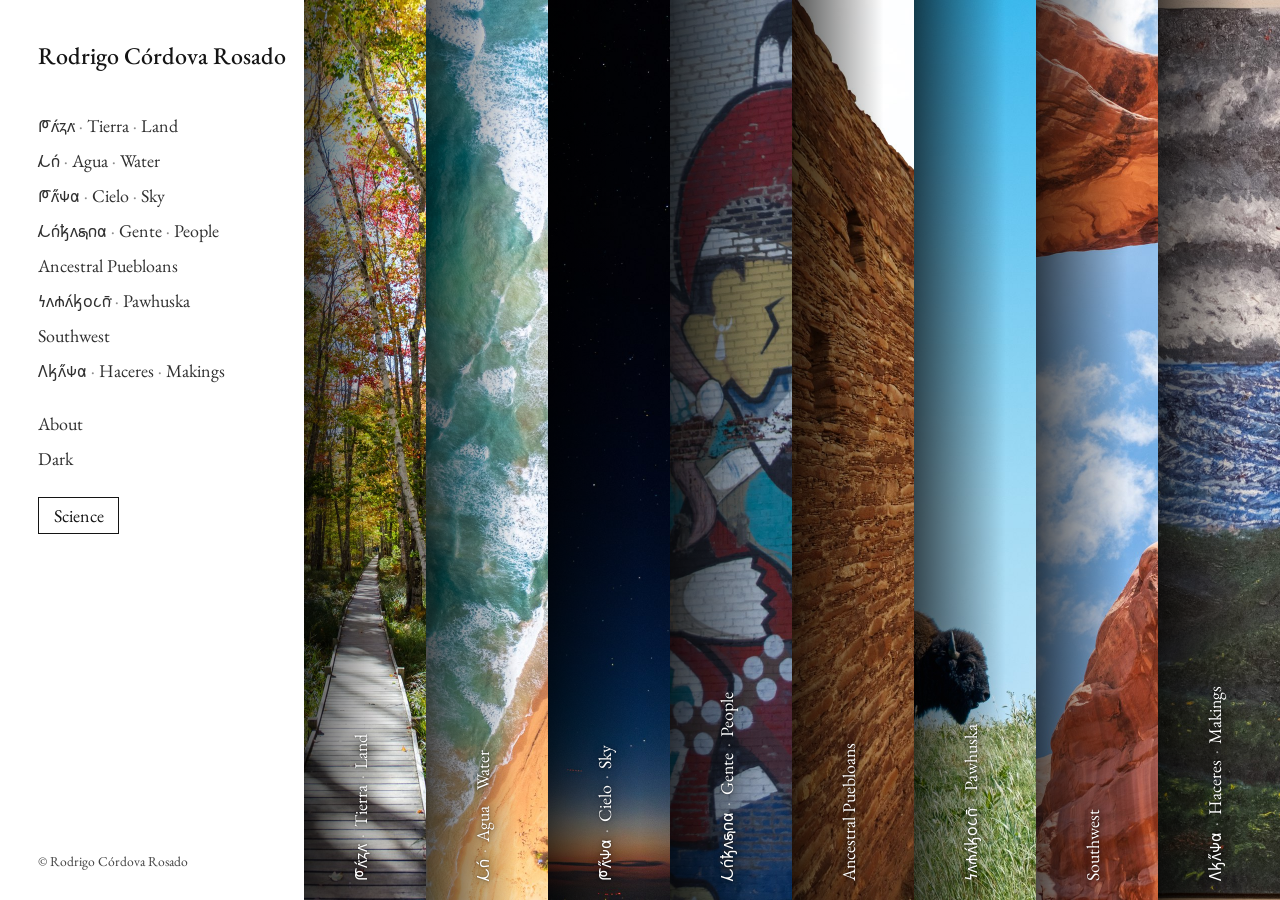
<file: index.html>
<!doctype html>
<html lang="en"><head><meta charset="utf-8"><meta name="viewport" content="width=device-width, initial-scale=1">
<title>Rodrigo Córdova Rosado</title>
<script>document.documentElement.classList.add('js');try{var t=localStorage.getItem('theme');if(t==='dark'||t==='light')document.documentElement.setAttribute('data-theme',t);}catch(e){}</script>
<link rel="preconnect" href="https://fonts.googleapis.com"><link rel="preconnect" href="https://fonts.gstatic.com" crossorigin>
<link rel="stylesheet" href="https://fonts.googleapis.com/css2?family=EB+Garamond:ital,wght@0,400;0,500;1,400&family=Noto+Sans+Osage&display=block">
<link rel="stylesheet" href="style.css?v=7ba2849d"></head>
<body class="home">
<aside class="side"><div class="bar"><a class="brand" href="index.html">Rodrigo Córdova Rosado</a><button id="menu" type="button" aria-expanded="false" aria-controls="nav">Menu</button></div>
<nav id="nav"><ul><li><a href="tierra/index.html"><span class="os" lang=osa>𐓀𐓘́͘𐓻𐓘͘</span> <span class="sep">·</span> <span class="w">Tierra</span> <span class="sep">·</span> <span class="w">Land</span></a></li><li><a href="agua/index.html"><span class="os" lang=osa>𐓁𐓣́</span> <span class="sep">·</span> <span class="w">Agua</span> <span class="sep">·</span> <span class="w">Water</span></a></li><li><a href="cielo/index.html"><span class="os" lang=osa>𐓀𐓘̋͘𐓹𐓟</span> <span class="sep">·</span> <span class="w">Cielo</span> <span class="sep">·</span> <span class="w">Sky</span></a></li><li><a href="gente/index.html"><span class="os" lang=osa>𐓁𐓣́𐓥𐓘𐓯𐓣𐓟</span> <span class="sep">·</span> <span class="w">Gente</span> <span class="sep">·</span> <span class="w">People</span></a></li><li><a href="chaco-canyon/index.html"><span class="w">Ancestral Puebloans</span></a></li><li><a href="pawhuska/index.html"><span class="os" lang=osa>𐓏𐓘𐓸𐓘́𐓤𐓪𐓧𐓣̄͘</span> <span class="sep">·</span> <span class="w">Pawhuska</span></a></li><li><a href="southwest/index.html"><span class="w">Southwest</span></a></li><li><a href="haceres/index.html"><span class="os" lang=osa>𐒰𐓤𐓘̋𐓹𐓟</span> <span class="sep">·</span> <span class="w">Haceres</span> <span class="sep">·</span> <span class="w">Makings</span></a></li></ul><ul class="minor"><li><a href="about/index.html">About</a></li><li><button id="tone" type="button">Dark</button></li></ul><ul class="minor"><li><a class="science" href="https://rodelcr.github.io/">Science</a></li></ul></nav>
<p class="copy">© Rodrigo Córdova Rosado</p></aside>
<main class="slices"><a class="slice" href="tierra/index.html" style="--c:#7a7143"><img src="img/tierra/20241012-10-08-12-TITLE-h1800.jpg" alt="" draggable="false" style="object-position:50% 50%"><span><span class="os" lang=osa>𐓀𐓘́͘𐓻𐓘͘</span> <span class="sep">·</span> <span class="w">Tierra</span> <span class="sep">·</span> <span class="w">Land</span></span></a><a class="slice" href="agua/index.html" style="--c:#609088"><img src="img/agua/20230102-14-26-19-2-TITLE-h1800.jpg" alt="" draggable="false" style="object-position:50% 50%"><span><span class="os" lang=osa>𐓁𐓣́</span> <span class="sep">·</span> <span class="w">Agua</span> <span class="sep">·</span> <span class="w">Water</span></span></a><a class="slice" href="cielo/index.html" style="--c:#0e1624"><img src="img/cielo/20220819-21-06-55-2-TITLE-h1800.jpg" alt="" draggable="false" style="object-position:50% 50%"><span><span class="os" lang=osa>𐓀𐓘̋͘𐓹𐓟</span> <span class="sep">·</span> <span class="w">Cielo</span> <span class="sep">·</span> <span class="w">Sky</span></span></a><a class="slice" href="gente/index.html" style="--c:#676c76"><img src="img/gente/20230625-12-22-12-TITLE-h1800.jpg" alt="" draggable="false" style="object-position:74% 50%"><span><span class="os" lang=osa>𐓁𐓣́𐓥𐓘𐓯𐓣𐓟</span> <span class="sep">·</span> <span class="w">Gente</span> <span class="sep">·</span> <span class="w">People</span></span></a><a class="slice" href="chaco-canyon/index.html" style="--c:#886349"><img src="img/chaco-canyon/IMG-1543-TITLE-h1800.jpg" alt="" draggable="false" style="object-position:50% 50%"><span><span class="w">Ancestral Puebloans</span></span></a><a class="slice" href="pawhuska/index.html" style="--c:#79c1d5"><img src="img/pawhuska/20250626-11-33-07-TITLE-h1800.jpg" alt="" draggable="false" style="object-position:89% 50%"><span><span class="os" lang=osa>𐓏𐓘𐓸𐓘́𐓤𐓪𐓧𐓣̄͘</span> <span class="sep">·</span> <span class="w">Pawhuska</span></span></a><a class="slice" href="southwest/index.html" style="--c:#a87163"><img src="img/southwest/20240428-10-47-29-TITLE-h1800.jpg" alt="" draggable="false" style="object-position:50% 50%"><span><span class="w">Southwest</span></span></a><a class="slice" href="haceres/index.html" style="--c:#5a5a5c"><img src="img/haceres/portfolio-painting-h1800.jpg" alt="" draggable="false" style="object-position:50% 50%"><span><span class="os" lang=osa>𐒰𐓤𐓘̋𐓹𐓟</span> <span class="sep">·</span> <span class="w">Haceres</span> <span class="sep">·</span> <span class="w">Makings</span></span></a></main>
<script type="speculationrules">{"prerender":[{"where":{"href_matches":"/*"},"eagerness":"moderate"}]}</script>
<script src="site.js?v=7ba2849d"></script></body></html>
</file>
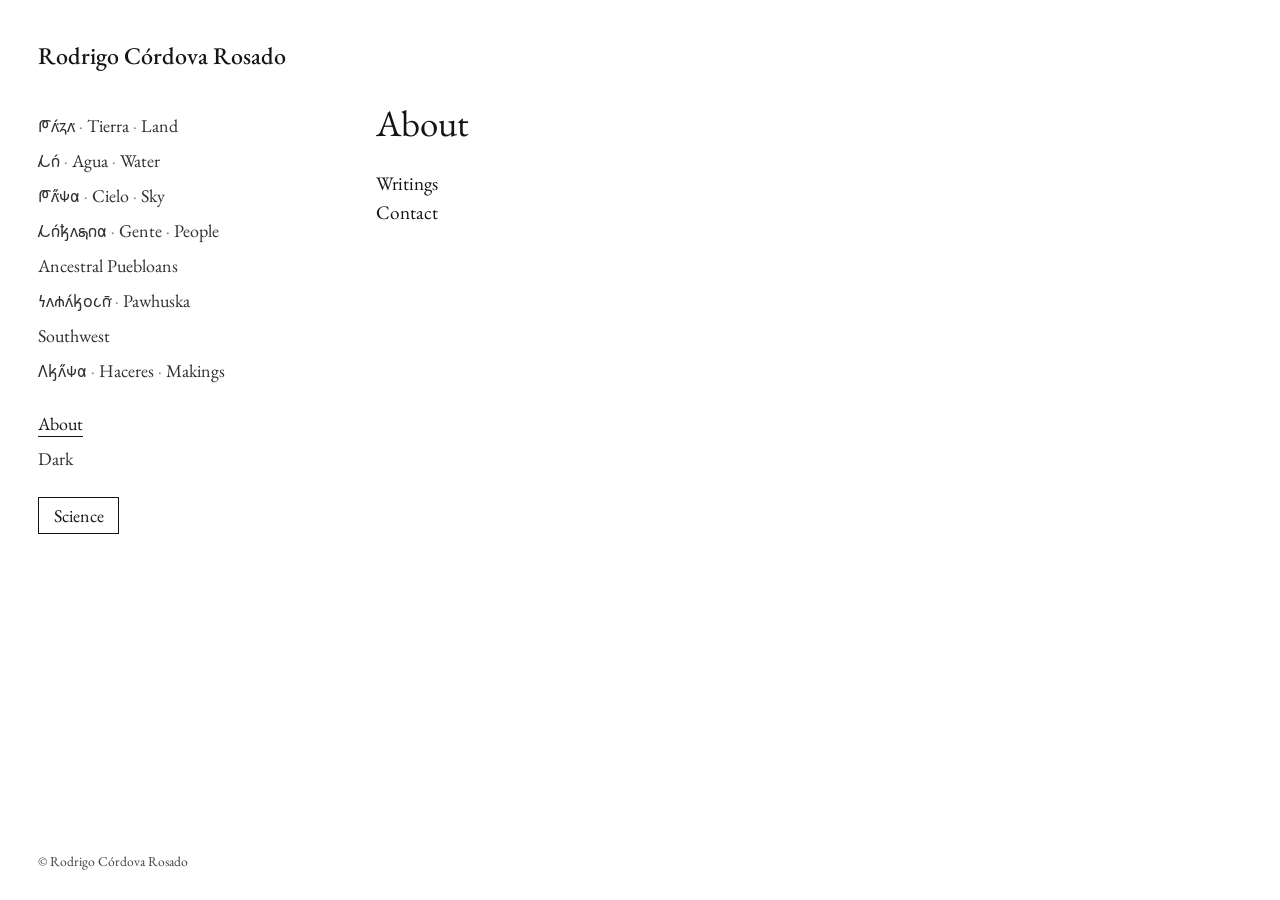
<file: about/index.html>
<!doctype html>
<html lang="en"><head><meta charset="utf-8"><meta name="viewport" content="width=device-width, initial-scale=1">
<title>About | Rodrigo Córdova Rosado</title>
<script>document.documentElement.classList.add('js');try{var t=localStorage.getItem('theme');if(t==='dark'||t==='light')document.documentElement.setAttribute('data-theme',t);}catch(e){}</script>
<link rel="preconnect" href="https://fonts.googleapis.com"><link rel="preconnect" href="https://fonts.gstatic.com" crossorigin>
<link rel="stylesheet" href="https://fonts.googleapis.com/css2?family=EB+Garamond:ital,wght@0,400;0,500;1,400&family=Noto+Sans+Osage&display=block">
<link rel="stylesheet" href="../style.css?v=7ba2849d"></head>
<body class="text">
<aside class="side"><div class="bar"><a class="brand" href="../index.html">Rodrigo Córdova Rosado</a><button id="menu" type="button" aria-expanded="false" aria-controls="nav">Menu</button></div>
<nav id="nav"><ul><li><a href="../tierra/index.html"><span class="os" lang=osa>𐓀𐓘́͘𐓻𐓘͘</span> <span class="sep">·</span> <span class="w">Tierra</span> <span class="sep">·</span> <span class="w">Land</span></a></li><li><a href="../agua/index.html"><span class="os" lang=osa>𐓁𐓣́</span> <span class="sep">·</span> <span class="w">Agua</span> <span class="sep">·</span> <span class="w">Water</span></a></li><li><a href="../cielo/index.html"><span class="os" lang=osa>𐓀𐓘̋͘𐓹𐓟</span> <span class="sep">·</span> <span class="w">Cielo</span> <span class="sep">·</span> <span class="w">Sky</span></a></li><li><a href="../gente/index.html"><span class="os" lang=osa>𐓁𐓣́𐓥𐓘𐓯𐓣𐓟</span> <span class="sep">·</span> <span class="w">Gente</span> <span class="sep">·</span> <span class="w">People</span></a></li><li><a href="../chaco-canyon/index.html"><span class="w">Ancestral Puebloans</span></a></li><li><a href="../pawhuska/index.html"><span class="os" lang=osa>𐓏𐓘𐓸𐓘́𐓤𐓪𐓧𐓣̄͘</span> <span class="sep">·</span> <span class="w">Pawhuska</span></a></li><li><a href="../southwest/index.html"><span class="w">Southwest</span></a></li><li><a href="../haceres/index.html"><span class="os" lang=osa>𐒰𐓤𐓘̋𐓹𐓟</span> <span class="sep">·</span> <span class="w">Haceres</span> <span class="sep">·</span> <span class="w">Makings</span></a></li></ul><ul class="minor"><li><a href="../about/index.html" aria-current=page>About</a></li><li><button id="tone" type="button">Dark</button></li></ul><ul class="minor"><li><a class="science" href="https://rodelcr.github.io/">Science</a></li></ul></nav>
<p class="copy">© Rodrigo Córdova Rosado</p></aside>
<main class="page"><h1>About</h1>
<p><a href="../haceres/index.html#writings">Writings</a><br><a href="https://rodelcr.github.io/">Contact</a></p></main>
<script type="speculationrules">{"prerender":[{"where":{"href_matches":"/*"},"eagerness":"moderate"}]}</script>
<script src="../site.js?v=7ba2849d"></script></body></html>
</file>
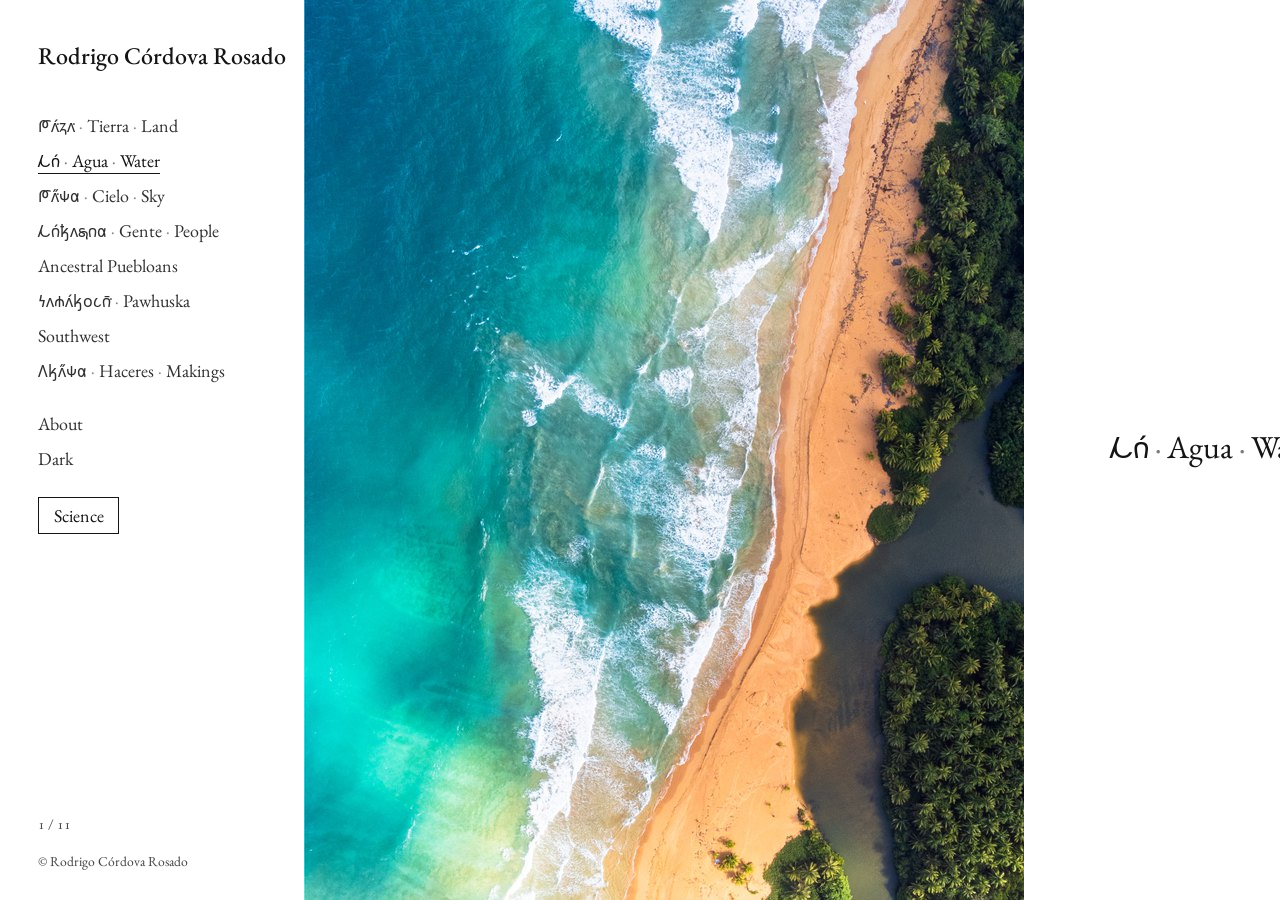
<file: agua/index.html>
<!doctype html>
<html lang="en"><head><meta charset="utf-8"><meta name="viewport" content="width=device-width, initial-scale=1">
<title>𐓁𐓣́ · Agua · Water | Rodrigo Córdova Rosado</title>
<script>document.documentElement.classList.add('js');try{var t=localStorage.getItem('theme');if(t==='dark'||t==='light')document.documentElement.setAttribute('data-theme',t);}catch(e){}</script>
<link rel="preconnect" href="https://fonts.googleapis.com"><link rel="preconnect" href="https://fonts.gstatic.com" crossorigin>
<link rel="stylesheet" href="https://fonts.googleapis.com/css2?family=EB+Garamond:ital,wght@0,400;0,500;1,400&family=Noto+Sans+Osage&display=block">
<link rel="stylesheet" href="../style.css?v=7ba2849d"></head>
<body class="series">
<aside class="side"><div class="bar"><a class="brand" href="../index.html">Rodrigo Córdova Rosado</a><button id="menu" type="button" aria-expanded="false" aria-controls="nav">Menu</button></div>
<nav id="nav"><ul><li><a href="../tierra/index.html"><span class="os" lang=osa>𐓀𐓘́͘𐓻𐓘͘</span> <span class="sep">·</span> <span class="w">Tierra</span> <span class="sep">·</span> <span class="w">Land</span></a></li><li><a href="../agua/index.html" aria-current=page><span class="os" lang=osa>𐓁𐓣́</span> <span class="sep">·</span> <span class="w">Agua</span> <span class="sep">·</span> <span class="w">Water</span></a></li><li><a href="../cielo/index.html"><span class="os" lang=osa>𐓀𐓘̋͘𐓹𐓟</span> <span class="sep">·</span> <span class="w">Cielo</span> <span class="sep">·</span> <span class="w">Sky</span></a></li><li><a href="../gente/index.html"><span class="os" lang=osa>𐓁𐓣́𐓥𐓘𐓯𐓣𐓟</span> <span class="sep">·</span> <span class="w">Gente</span> <span class="sep">·</span> <span class="w">People</span></a></li><li><a href="../chaco-canyon/index.html"><span class="w">Ancestral Puebloans</span></a></li><li><a href="../pawhuska/index.html"><span class="os" lang=osa>𐓏𐓘𐓸𐓘́𐓤𐓪𐓧𐓣̄͘</span> <span class="sep">·</span> <span class="w">Pawhuska</span></a></li><li><a href="../southwest/index.html"><span class="w">Southwest</span></a></li><li><a href="../haceres/index.html"><span class="os" lang=osa>𐒰𐓤𐓘̋𐓹𐓟</span> <span class="sep">·</span> <span class="w">Haceres</span> <span class="sep">·</span> <span class="w">Makings</span></a></li></ul><ul class="minor"><li><a href="../about/index.html">About</a></li><li><button id="tone" type="button">Dark</button></li></ul><ul class="minor"><li><a class="science" href="https://rodelcr.github.io/">Science</a></li></ul></nav>
<div class="note"><p id="cap" aria-live="polite"></p><p id="count">1 / 11</p></div><p class="copy">© Rodrigo Córdova Rosado</p></aside>
<main class="strip" tabindex="0" aria-label="Photographs, read sideways"><figure class="ph" id="p-20230102-14-26-19-2-TITLE" style="--r:0.8000;--c:#609088"><img src="../img/agua/20230102-14-26-19-2-TITLE-h900.jpg" srcset="../img/agua/20230102-14-26-19-2-TITLE-h900.jpg 720w, ../img/agua/20230102-14-26-19-2-TITLE-h1800.jpg 1440w" sizes="(max-width: 560px) 100vw, calc(100vh * 0.8000)" width="1440" height="1800" draggable="false" alt=""><figcaption></figcaption></figure>
<section class="tx intro"><h1><span class="os" lang=osa>𐓁𐓣́</span> <span class="sep">·</span> <span class="w">Agua</span> <span class="sep">·</span> <span class="w">Water</span></h1></section>
<figure class="ph" id="p-20230429-00-58-42" style="--r:3.3600;--c:#705b4d"><img src="../img/agua/20230429-00-58-42-h900.jpg" srcset="../img/agua/20230429-00-58-42-h900.jpg 3024w, ../img/agua/20230429-00-58-42-h1800.jpg 6048w" sizes="(max-width: 560px) 100vw, calc(100vh * 3.3600)" width="6048" height="1800" draggable="false" alt=""><figcaption></figcaption></figure>
<figure class="ph" id="p-20221010-06-45-03" style="--r:6.3875;--c:#5e4b51"><img src="../img/agua/20221010-06-45-03-h900.jpg" srcset="../img/agua/20221010-06-45-03-h900.jpg 5750w, ../img/agua/20221010-06-45-03-h1800.jpg 9000w" sizes="(max-width: 560px) 100vw, calc(100vh * 6.3875)" width="9000" height="1409" draggable="false" alt="Sunrise from Acadia, Maine, 2022"><figcaption>Sunrise from Acadia, Maine, 2022</figcaption></figure>
<figure class="ph" id="p-20260601-12-40-04" style="--r:1.5000;--c:#42688a"><img src="../img/agua/20260601-12-40-04-h900.jpg" srcset="../img/agua/20260601-12-40-04-h900.jpg 1350w, ../img/agua/20260601-12-40-04-h1800.jpg 2700w" sizes="(max-width: 560px) 100vw, calc(100vh * 1.5000)" width="2700" height="1800" loading=lazy draggable="false" alt=""><figcaption></figcaption></figure>
<figure class="ph" id="p-20201010-15-19-53-2" style="--r:0.6667;--c:#aeaeb1"><img src="../img/agua/20201010-15-19-53-2-h900.jpg" srcset="../img/agua/20201010-15-19-53-2-h900.jpg 600w, ../img/agua/20201010-15-19-53-2-h1800.jpg 1200w" sizes="(max-width: 560px) 100vw, calc(100vh * 0.6667)" width="1200" height="1800" loading=lazy draggable="false" alt=""><figcaption></figcaption></figure>
<figure class="ph" id="p-20221228-10-28-40-2" style="--r:1.7778;--c:#42716d"><img src="../img/agua/20221228-10-28-40-2-h900.jpg" srcset="../img/agua/20221228-10-28-40-2-h900.jpg 1600w, ../img/agua/20221228-10-28-40-2-h1800.jpg 3200w" sizes="(max-width: 560px) 100vw, calc(100vh * 1.7778)" width="3200" height="1800" loading=lazy draggable="false" alt=""><figcaption></figcaption></figure>
<figure class="ph" id="p-20260128-18-39-50" style="--r:1.5000;--c:#838995"><img src="../img/agua/20260128-18-39-50-h900.jpg" srcset="../img/agua/20260128-18-39-50-h900.jpg 1350w, ../img/agua/20260128-18-39-50-h1800.jpg 2700w" sizes="(max-width: 560px) 100vw, calc(100vh * 1.5000)" width="2700" height="1800" loading=lazy draggable="false" alt=""><figcaption></figcaption></figure>
<figure class="ph" id="p-20240728-17-50-21" style="--r:2.1506;--c:#9c9c9c"><img src="../img/agua/20240728-17-50-21-h900.jpg" srcset="../img/agua/20240728-17-50-21-h900.jpg 1935w, ../img/agua/20240728-17-50-21-h1800.jpg 3871w" sizes="(max-width: 560px) 100vw, calc(100vh * 2.1506)" width="3871" height="1800" loading=lazy draggable="false" alt=""><figcaption></figcaption></figure>
<figure class="ph" id="p-20230501-14-36-38" style="--r:2.6383;--c:#7d90ac"><img src="../img/agua/20230501-14-36-38-h900.jpg" srcset="../img/agua/20230501-14-36-38-h900.jpg 2374w, ../img/agua/20230501-14-36-38-h1800.jpg 4749w" sizes="(max-width: 560px) 100vw, calc(100vh * 2.6383)" width="4749" height="1800" loading=lazy draggable="false" alt=""><figcaption></figcaption></figure>
<figure class="ph" id="p-20251103-06-51-33" style="--r:1.5000;--c:#768a8c"><img src="../img/agua/20251103-06-51-33-h900.jpg" srcset="../img/agua/20251103-06-51-33-h900.jpg 1350w, ../img/agua/20251103-06-51-33-h1800.jpg 2700w" sizes="(max-width: 560px) 100vw, calc(100vh * 1.5000)" width="2700" height="1800" loading=lazy draggable="false" alt=""><figcaption></figcaption></figure>
<figure class="ph" id="p-20211011-07-12-05" style="--r:0.6667;--c:#7f767b"><img src="../img/agua/20211011-07-12-05-h900.jpg" srcset="../img/agua/20211011-07-12-05-h900.jpg 600w, ../img/agua/20211011-07-12-05-h1800.jpg 1200w" sizes="(max-width: 560px) 100vw, calc(100vh * 0.6667)" width="1200" height="1800" loading=lazy draggable="false" alt=""><figcaption></figcaption></figure>
<a class="next" href="../cielo/index.html" style="--c:#0e1624"><img src="../img/cielo/20220819-21-06-55-2-TITLE-h900.jpg" loading="lazy" alt=""><span><span class="os" lang=osa>𐓀𐓘̋͘𐓹𐓟</span> <span class="sep">·</span> <span class="w">Cielo</span> <span class="sep">·</span> <span class="w">Sky</span></span></a><div id="prog"></div></main>
<script type="speculationrules">{"prerender":[{"where":{"href_matches":"/*"},"eagerness":"moderate"}]}</script>
<script src="../site.js?v=7ba2849d"></script></body></html>
</file>
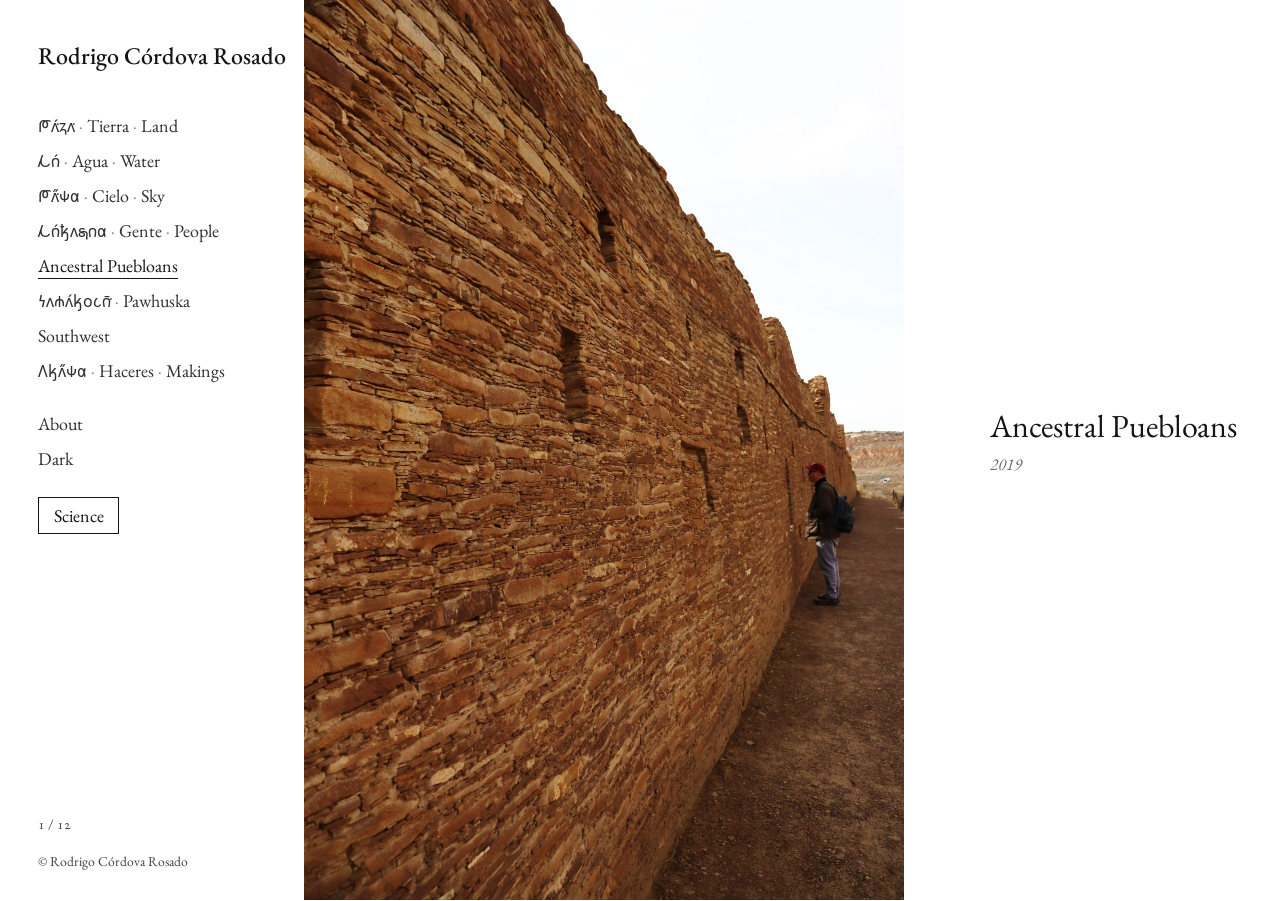
<file: chaco-canyon/index.html>
<!doctype html>
<html lang="en"><head><meta charset="utf-8"><meta name="viewport" content="width=device-width, initial-scale=1">
<title>Ancestral Puebloans | Rodrigo Córdova Rosado</title>
<script>document.documentElement.classList.add('js');try{var t=localStorage.getItem('theme');if(t==='dark'||t==='light')document.documentElement.setAttribute('data-theme',t);}catch(e){}</script>
<link rel="preconnect" href="https://fonts.googleapis.com"><link rel="preconnect" href="https://fonts.gstatic.com" crossorigin>
<link rel="stylesheet" href="https://fonts.googleapis.com/css2?family=EB+Garamond:ital,wght@0,400;0,500;1,400&family=Noto+Sans+Osage&display=block">
<link rel="stylesheet" href="../style.css?v=7ba2849d"></head>
<body class="series">
<aside class="side"><div class="bar"><a class="brand" href="../index.html">Rodrigo Córdova Rosado</a><button id="menu" type="button" aria-expanded="false" aria-controls="nav">Menu</button></div>
<nav id="nav"><ul><li><a href="../tierra/index.html"><span class="os" lang=osa>𐓀𐓘́͘𐓻𐓘͘</span> <span class="sep">·</span> <span class="w">Tierra</span> <span class="sep">·</span> <span class="w">Land</span></a></li><li><a href="../agua/index.html"><span class="os" lang=osa>𐓁𐓣́</span> <span class="sep">·</span> <span class="w">Agua</span> <span class="sep">·</span> <span class="w">Water</span></a></li><li><a href="../cielo/index.html"><span class="os" lang=osa>𐓀𐓘̋͘𐓹𐓟</span> <span class="sep">·</span> <span class="w">Cielo</span> <span class="sep">·</span> <span class="w">Sky</span></a></li><li><a href="../gente/index.html"><span class="os" lang=osa>𐓁𐓣́𐓥𐓘𐓯𐓣𐓟</span> <span class="sep">·</span> <span class="w">Gente</span> <span class="sep">·</span> <span class="w">People</span></a></li><li><a href="../chaco-canyon/index.html" aria-current=page><span class="w">Ancestral Puebloans</span></a></li><li><a href="../pawhuska/index.html"><span class="os" lang=osa>𐓏𐓘𐓸𐓘́𐓤𐓪𐓧𐓣̄͘</span> <span class="sep">·</span> <span class="w">Pawhuska</span></a></li><li><a href="../southwest/index.html"><span class="w">Southwest</span></a></li><li><a href="../haceres/index.html"><span class="os" lang=osa>𐒰𐓤𐓘̋𐓹𐓟</span> <span class="sep">·</span> <span class="w">Haceres</span> <span class="sep">·</span> <span class="w">Makings</span></a></li></ul><ul class="minor"><li><a href="../about/index.html">About</a></li><li><button id="tone" type="button">Dark</button></li></ul><ul class="minor"><li><a class="science" href="https://rodelcr.github.io/">Science</a></li></ul></nav>
<div class="note"><p id="cap" aria-live="polite"></p><p id="count">1 / 12</p></div><p class="copy">© Rodrigo Córdova Rosado</p></aside>
<main class="strip" tabindex="0" aria-label="Photographs, read sideways"><figure class="ph" id="p-IMG-1543-TITLE" style="--r:0.6667;--c:#886349"><img src="../img/chaco-canyon/IMG-1543-TITLE-h900.jpg" srcset="../img/chaco-canyon/IMG-1543-TITLE-h900.jpg 600w, ../img/chaco-canyon/IMG-1543-TITLE-h1800.jpg 1200w" sizes="(max-width: 560px) 100vw, calc(100vh * 0.6667)" width="1200" height="1800" draggable="false" alt=""><figcaption></figcaption></figure>
<section class="tx intro"><h1><span class="w">Ancestral Puebloans</span></h1><p class="meta">2019</p></section>
<figure class="ph" id="p-IMG-1522" style="--r:1.5000;--c:#625044"><img src="../img/chaco-canyon/IMG-1522-h900.jpg" srcset="../img/chaco-canyon/IMG-1522-h900.jpg 1350w, ../img/chaco-canyon/IMG-1522-h1800.jpg 2700w" sizes="(max-width: 560px) 100vw, calc(100vh * 1.5000)" width="2700" height="1800" draggable="false" alt=""><figcaption></figcaption></figure>
<figure class="ph" id="p-IMG-1677" style="--r:0.6667;--c:#583320"><img src="../img/chaco-canyon/IMG-1677-h900.jpg" srcset="../img/chaco-canyon/IMG-1677-h900.jpg 600w, ../img/chaco-canyon/IMG-1677-h1800.jpg 1200w" sizes="(max-width: 560px) 100vw, calc(100vh * 0.6667)" width="1200" height="1800" draggable="false" alt=""><figcaption></figcaption></figure>
<figure class="ph" id="p-20191212-11-36-19" style="--r:3.7867;--c:#616161"><img src="../img/chaco-canyon/20191212-11-36-19-h900.jpg" srcset="../img/chaco-canyon/20191212-11-36-19-h900.jpg 3408w, ../img/chaco-canyon/20191212-11-36-19-h1800.jpg 6816w" sizes="(max-width: 560px) 100vw, calc(100vh * 3.7867)" width="6816" height="1800" loading=lazy draggable="false" alt=""><figcaption></figcaption></figure>
<figure class="ph" id="p-IMG-1730" style="--r:1.5000;--c:#b3b6b8"><img src="../img/chaco-canyon/IMG-1730-h900.jpg" srcset="../img/chaco-canyon/IMG-1730-h900.jpg 1350w, ../img/chaco-canyon/IMG-1730-h1800.jpg 2700w" sizes="(max-width: 560px) 100vw, calc(100vh * 1.5000)" width="2700" height="1800" loading=lazy draggable="false" alt=""><figcaption></figcaption></figure>
<figure class="ph" id="p-IMG-1881" style="--r:1.5000;--c:#627283"><img src="../img/chaco-canyon/IMG-1881-h900.jpg" srcset="../img/chaco-canyon/IMG-1881-h900.jpg 1350w, ../img/chaco-canyon/IMG-1881-h1800.jpg 2700w" sizes="(max-width: 560px) 100vw, calc(100vh * 1.5000)" width="2700" height="1800" loading=lazy draggable="false" alt=""><figcaption></figcaption></figure>
<figure class="ph" id="p-IMG-2093" style="--r:1.5000;--c:#1f2847"><img src="../img/chaco-canyon/IMG-2093-h900.jpg" srcset="../img/chaco-canyon/IMG-2093-h900.jpg 1350w, ../img/chaco-canyon/IMG-2093-h1800.jpg 2700w" sizes="(max-width: 560px) 100vw, calc(100vh * 1.5000)" width="2700" height="1800" loading=lazy draggable="false" alt=""><figcaption></figcaption></figure>
<figure class="ph" id="p-IMG-2210" style="--r:1.5000;--c:#a58173"><img src="../img/chaco-canyon/IMG-2210-h900.jpg" srcset="../img/chaco-canyon/IMG-2210-h900.jpg 1350w, ../img/chaco-canyon/IMG-2210-h1800.jpg 2700w" sizes="(max-width: 560px) 100vw, calc(100vh * 1.5000)" width="2700" height="1800" loading=lazy draggable="false" alt=""><figcaption></figcaption></figure>
<figure class="ph" id="p-IMG-2215" style="--r:1.5000;--c:#9d8c80"><img src="../img/chaco-canyon/IMG-2215-h900.jpg" srcset="../img/chaco-canyon/IMG-2215-h900.jpg 1350w, ../img/chaco-canyon/IMG-2215-h1800.jpg 2700w" sizes="(max-width: 560px) 100vw, calc(100vh * 1.5000)" width="2700" height="1800" loading=lazy draggable="false" alt=""><figcaption></figcaption></figure>
<figure class="ph" id="p-IMG-2307" style="--r:1.5000;--c:#a18262"><img src="../img/chaco-canyon/IMG-2307-h900.jpg" srcset="../img/chaco-canyon/IMG-2307-h900.jpg 1350w, ../img/chaco-canyon/IMG-2307-h1800.jpg 2700w" sizes="(max-width: 560px) 100vw, calc(100vh * 1.5000)" width="2700" height="1800" loading=lazy draggable="false" alt=""><figcaption></figcaption></figure>
<figure class="ph" id="p-20191215-12-05-53" style="--r:0.6667;--c:#928279"><img src="../img/chaco-canyon/20191215-12-05-53-h900.jpg" srcset="../img/chaco-canyon/20191215-12-05-53-h900.jpg 600w, ../img/chaco-canyon/20191215-12-05-53-h1800.jpg 1200w" sizes="(max-width: 560px) 100vw, calc(100vh * 0.6667)" width="1200" height="1800" loading=lazy draggable="false" alt=""><figcaption></figcaption></figure>
<figure class="ph" id="p-IMG-2813" style="--r:1.5000;--c:#e7ebec"><img src="../img/chaco-canyon/IMG-2813-h900.jpg" srcset="../img/chaco-canyon/IMG-2813-h900.jpg 1350w, ../img/chaco-canyon/IMG-2813-h1800.jpg 2700w" sizes="(max-width: 560px) 100vw, calc(100vh * 1.5000)" width="2700" height="1800" loading=lazy draggable="false" alt=""><figcaption></figcaption></figure>
<a class="next" href="../pawhuska/index.html" style="--c:#79c1d5"><img src="../img/pawhuska/20250626-11-33-07-TITLE-h900.jpg" loading="lazy" alt=""><span><span class="os" lang=osa>𐓏𐓘𐓸𐓘́𐓤𐓪𐓧𐓣̄͘</span> <span class="sep">·</span> <span class="w">Pawhuska</span></span></a><div id="prog"></div></main>
<script type="speculationrules">{"prerender":[{"where":{"href_matches":"/*"},"eagerness":"moderate"}]}</script>
<script src="../site.js?v=7ba2849d"></script></body></html>
</file>
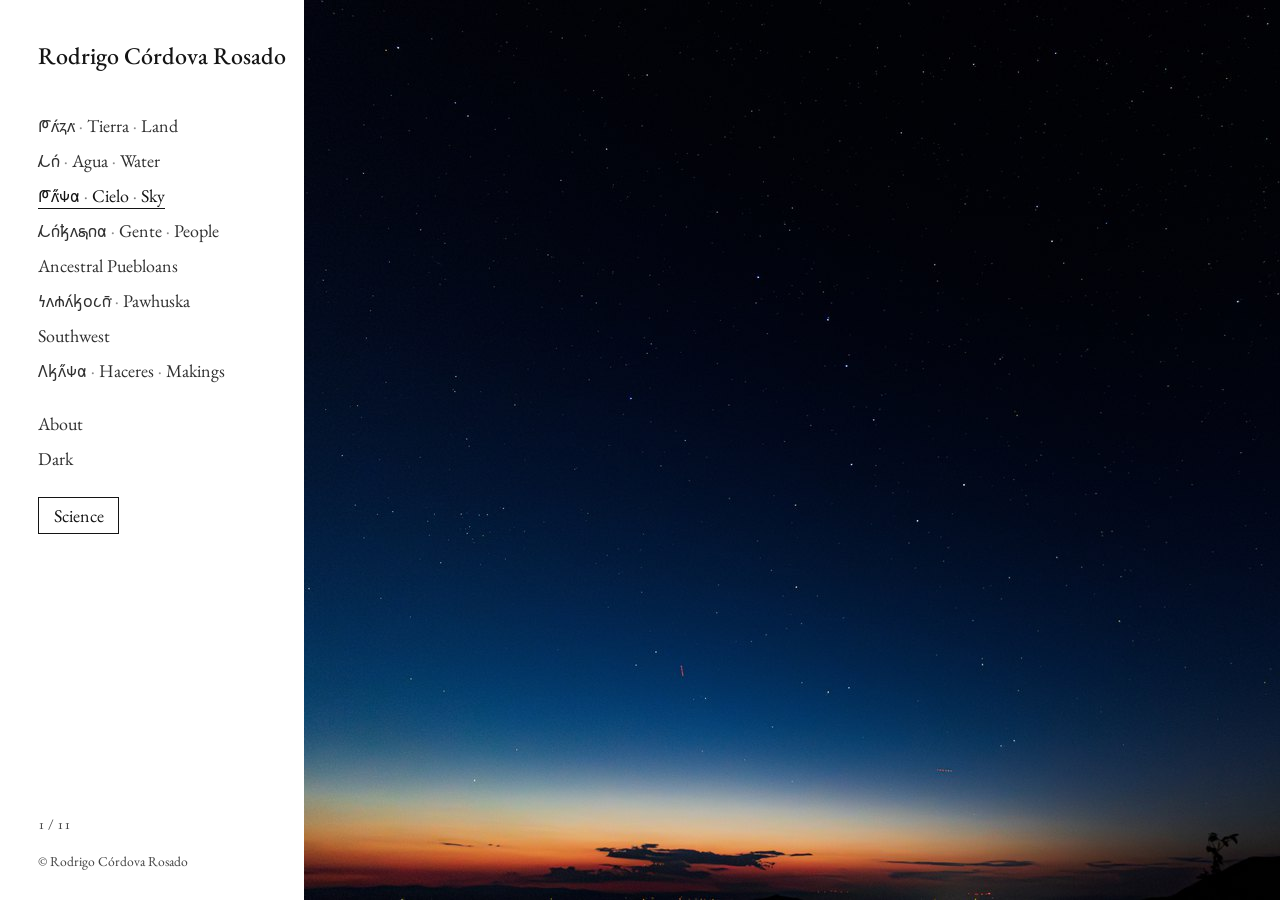
<file: cielo/index.html>
<!doctype html>
<html lang="en"><head><meta charset="utf-8"><meta name="viewport" content="width=device-width, initial-scale=1">
<title>𐓀𐓘̋͘𐓹𐓟 · Cielo · Sky | Rodrigo Córdova Rosado</title>
<script>document.documentElement.classList.add('js');try{var t=localStorage.getItem('theme');if(t==='dark'||t==='light')document.documentElement.setAttribute('data-theme',t);}catch(e){}</script>
<link rel="preconnect" href="https://fonts.googleapis.com"><link rel="preconnect" href="https://fonts.gstatic.com" crossorigin>
<link rel="stylesheet" href="https://fonts.googleapis.com/css2?family=EB+Garamond:ital,wght@0,400;0,500;1,400&family=Noto+Sans+Osage&display=block">
<link rel="stylesheet" href="../style.css?v=7ba2849d"></head>
<body class="series">
<aside class="side"><div class="bar"><a class="brand" href="../index.html">Rodrigo Córdova Rosado</a><button id="menu" type="button" aria-expanded="false" aria-controls="nav">Menu</button></div>
<nav id="nav"><ul><li><a href="../tierra/index.html"><span class="os" lang=osa>𐓀𐓘́͘𐓻𐓘͘</span> <span class="sep">·</span> <span class="w">Tierra</span> <span class="sep">·</span> <span class="w">Land</span></a></li><li><a href="../agua/index.html"><span class="os" lang=osa>𐓁𐓣́</span> <span class="sep">·</span> <span class="w">Agua</span> <span class="sep">·</span> <span class="w">Water</span></a></li><li><a href="../cielo/index.html" aria-current=page><span class="os" lang=osa>𐓀𐓘̋͘𐓹𐓟</span> <span class="sep">·</span> <span class="w">Cielo</span> <span class="sep">·</span> <span class="w">Sky</span></a></li><li><a href="../gente/index.html"><span class="os" lang=osa>𐓁𐓣́𐓥𐓘𐓯𐓣𐓟</span> <span class="sep">·</span> <span class="w">Gente</span> <span class="sep">·</span> <span class="w">People</span></a></li><li><a href="../chaco-canyon/index.html"><span class="w">Ancestral Puebloans</span></a></li><li><a href="../pawhuska/index.html"><span class="os" lang=osa>𐓏𐓘𐓸𐓘́𐓤𐓪𐓧𐓣̄͘</span> <span class="sep">·</span> <span class="w">Pawhuska</span></a></li><li><a href="../southwest/index.html"><span class="w">Southwest</span></a></li><li><a href="../haceres/index.html"><span class="os" lang=osa>𐒰𐓤𐓘̋𐓹𐓟</span> <span class="sep">·</span> <span class="w">Haceres</span> <span class="sep">·</span> <span class="w">Makings</span></a></li></ul><ul class="minor"><li><a href="../about/index.html">About</a></li><li><button id="tone" type="button">Dark</button></li></ul><ul class="minor"><li><a class="science" href="https://rodelcr.github.io/">Science</a></li></ul></nav>
<div class="note"><p id="cap" aria-live="polite"></p><p id="count">1 / 11</p></div><p class="copy">© Rodrigo Córdova Rosado</p></aside>
<main class="strip" tabindex="0" aria-label="Photographs, read sideways"><figure class="ph" id="p-20220819-21-06-55-2-TITLE" style="--r:1.5000;--c:#0e1624"><img src="../img/cielo/20220819-21-06-55-2-TITLE-h900.jpg" srcset="../img/cielo/20220819-21-06-55-2-TITLE-h900.jpg 1350w, ../img/cielo/20220819-21-06-55-2-TITLE-h1800.jpg 2700w" sizes="(max-width: 560px) 100vw, calc(100vh * 1.5000)" width="2700" height="1800" draggable="false" alt=""><figcaption></figcaption></figure>
<section class="tx intro"><h1><span class="os" lang=osa>𐓀𐓘̋͘𐓹𐓟</span> <span class="sep">·</span> <span class="w">Cielo</span> <span class="sep">·</span> <span class="w">Sky</span></h1><p class="meta">birds and night skies</p><p class="cn">Content warning: this series ends with photographs of a solar eclipse. They stay hidden unless you choose to see them.</p></section>
<figure class="ph" id="p-20250621-21-08-55" style="--r:0.6667;--c:#302d2d"><img src="../img/cielo/20250621-21-08-55-h900.jpg" srcset="../img/cielo/20250621-21-08-55-h900.jpg 600w, ../img/cielo/20250621-21-08-55-h1800.jpg 1200w" sizes="(max-width: 560px) 100vw, calc(100vh * 0.6667)" width="1200" height="1800" draggable="false" alt=""><figcaption></figcaption></figure>
<figure class="ph" id="p-20240608-12-23-38" style="--r:1.5000;--c:#5e828f"><img src="../img/cielo/20240608-12-23-38-h900.jpg" srcset="../img/cielo/20240608-12-23-38-h900.jpg 1350w, ../img/cielo/20240608-12-23-38-h1800.jpg 2700w" sizes="(max-width: 560px) 100vw, calc(100vh * 1.5000)" width="2700" height="1800" draggable="false" alt=""><figcaption></figcaption></figure>
<figure class="ph" id="p-20250223-17-40-18" style="--r:0.6667;--c:#b6b8c1"><img src="../img/cielo/20250223-17-40-18-h900.jpg" srcset="../img/cielo/20250223-17-40-18-h900.jpg 600w, ../img/cielo/20250223-17-40-18-h1800.jpg 1200w" sizes="(max-width: 560px) 100vw, calc(100vh * 0.6667)" width="1200" height="1800" loading=lazy draggable="false" alt=""><figcaption></figcaption></figure>
<figure class="ph" id="p-20211009-19-49-52" style="--r:0.6667;--c:#333227"><img src="../img/cielo/20211009-19-49-52-h900.jpg" srcset="../img/cielo/20211009-19-49-52-h900.jpg 600w, ../img/cielo/20211009-19-49-52-h1800.jpg 1200w" sizes="(max-width: 560px) 100vw, calc(100vh * 0.6667)" width="1200" height="1800" loading=lazy draggable="false" alt=""><figcaption></figcaption></figure>
<figure class="ph" id="p-20260129-10-45-37" style="--r:0.6667;--c:#92b6e2"><img src="../img/cielo/20260129-10-45-37-h900.jpg" srcset="../img/cielo/20260129-10-45-37-h900.jpg 600w, ../img/cielo/20260129-10-45-37-h1800.jpg 1200w" sizes="(max-width: 560px) 100vw, calc(100vh * 0.6667)" width="1200" height="1800" loading=lazy draggable="false" alt=""><figcaption></figcaption></figure>
<figure class="ph" id="p-20211119-06-13-00" style="--r:0.6211;--c:#32323b"><img src="../img/cielo/20211119-06-13-00-h900.jpg" srcset="../img/cielo/20211119-06-13-00-h900.jpg 559w, ../img/cielo/20211119-06-13-00-h1800.jpg 1118w" sizes="(max-width: 560px) 100vw, calc(100vh * 0.6211)" width="1118" height="1800" loading=lazy draggable="false" alt=""><figcaption></figcaption></figure>
<figure class="ph" id="p-20240426-11-53-47" style="--r:1.4000;--c:#a5b6d1"><img src="../img/cielo/20240426-11-53-47-h900.jpg" srcset="../img/cielo/20240426-11-53-47-h900.jpg 1260w, ../img/cielo/20240426-11-53-47-h1800.jpg 2520w" sizes="(max-width: 560px) 100vw, calc(100vh * 1.4000)" width="2520" height="1800" loading=lazy draggable="false" alt=""><figcaption></figcaption></figure>
<figure class="ph" id="p-20211009-22-50-21" style="--r:0.6667;--c:#141311"><img src="../img/cielo/20211009-22-50-21-h900.jpg" srcset="../img/cielo/20211009-22-50-21-h900.jpg 600w, ../img/cielo/20211009-22-50-21-h1800.jpg 1200w" sizes="(max-width: 560px) 100vw, calc(100vh * 0.6667)" width="1200" height="1800" loading=lazy draggable="false" alt=""><figcaption></figcaption></figure>
<figure class="ph" id="p-20221213-12-36-36" style="--r:1.5000;--c:#5381b2"><img src="../img/cielo/20221213-12-36-36-h900.jpg" srcset="../img/cielo/20221213-12-36-36-h900.jpg 1350w, ../img/cielo/20221213-12-36-36-h1800.jpg 2700w" sizes="(max-width: 560px) 100vw, calc(100vh * 1.5000)" width="2700" height="1800" loading=lazy draggable="false" alt=""><figcaption></figcaption></figure>
<figure class="ph" id="p-20251103-17-37-28" style="--r:1.5000;--c:#534f4b"><img src="../img/cielo/20251103-17-37-28-h900.jpg" srcset="../img/cielo/20251103-17-37-28-h900.jpg 1350w, ../img/cielo/20251103-17-37-28-h1800.jpg 2700w" sizes="(max-width: 560px) 100vw, calc(100vh * 1.5000)" width="2700" height="1800" loading=lazy draggable="false" alt=""><figcaption></figcaption></figure>
<section class="tx gate"><p>Content warning for our Diné and other observant relatives: the photographs past this point show a solar eclipse.</p><p><button type="button" id="reveal">Show the eclipse photographs</button></p></section>
<figure class="ph gated" hidden id="p-eclipse-princeton-2024-RCR" style="--r:6.6667"><img data-src="../img/cielo/eclipse-princeton-2024-RCR-h900.jpg" data-srcset="../img/cielo/eclipse-princeton-2024-RCR-h900.jpg 6000w, ../img/cielo/eclipse-princeton-2024-RCR-h1800.jpg 9000w" sizes="(max-width: 560px) 100vw, calc(100vh * 6.6667)" width="9000" height="1350" draggable="false" alt=""><figcaption></figcaption></figure>
<figure class="ph gated" hidden id="p-20240408-15-24-36" style="--r:1.5000"><img data-src="../img/cielo/20240408-15-24-36-h900.jpg" data-srcset="../img/cielo/20240408-15-24-36-h900.jpg 1350w, ../img/cielo/20240408-15-24-36-h1800.jpg 2700w" sizes="(max-width: 560px) 100vw, calc(100vh * 1.5000)" width="2700" height="1800" draggable="false" alt=""><figcaption></figcaption></figure>
<a class="next" href="../gente/index.html" style="--c:#676c76"><img src="../img/gente/20230625-12-22-12-TITLE-h900.jpg" loading="lazy" alt=""><span><span class="os" lang=osa>𐓁𐓣́𐓥𐓘𐓯𐓣𐓟</span> <span class="sep">·</span> <span class="w">Gente</span> <span class="sep">·</span> <span class="w">People</span></span></a><div id="prog"></div></main>
<script type="speculationrules">{"prerender":[{"where":{"href_matches":"/*"},"eagerness":"moderate"}]}</script>
<script src="../site.js?v=7ba2849d"></script></body></html>
</file>
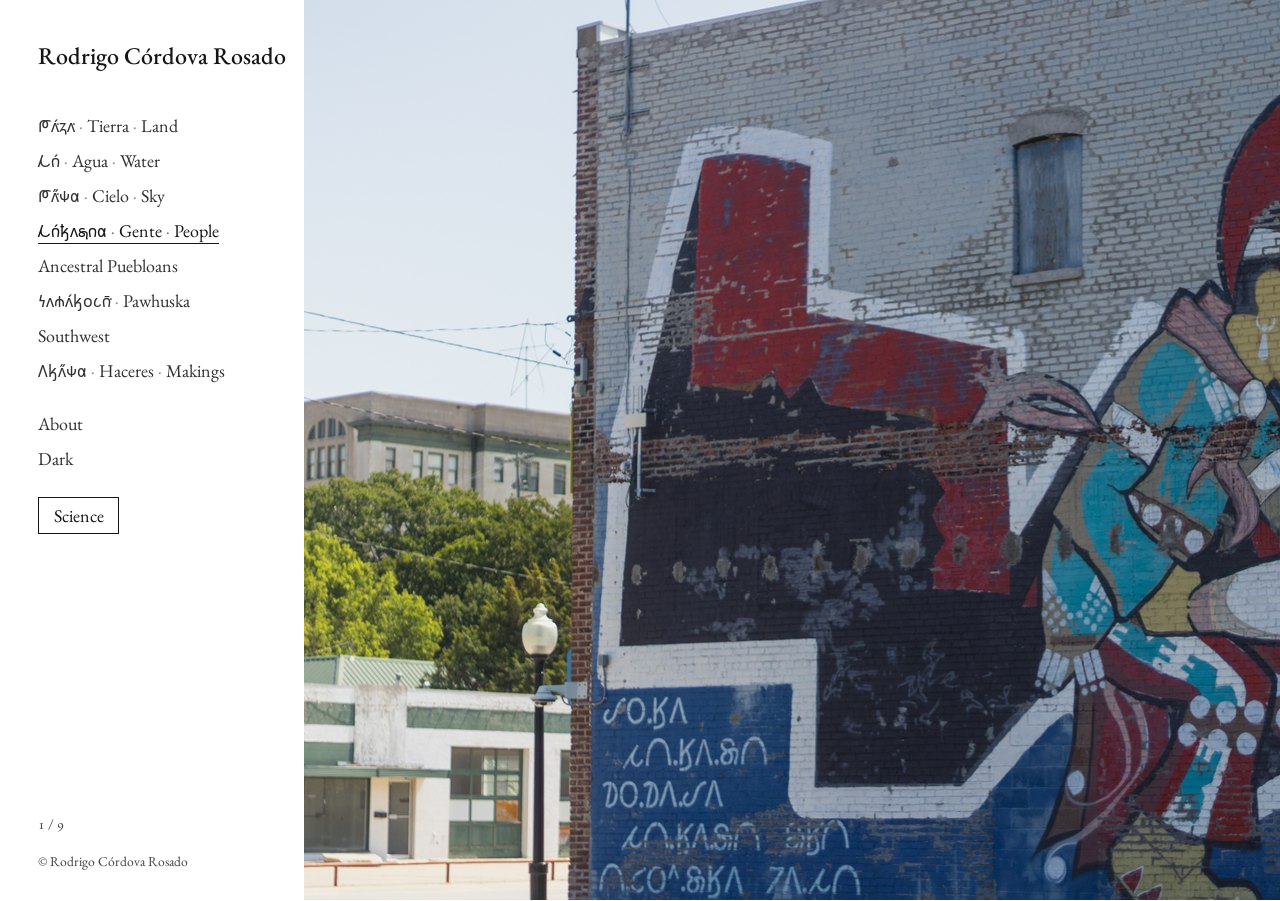
<file: gente/index.html>
<!doctype html>
<html lang="en"><head><meta charset="utf-8"><meta name="viewport" content="width=device-width, initial-scale=1">
<title>𐓁𐓣́𐓥𐓘𐓯𐓣𐓟 · Gente · People | Rodrigo Córdova Rosado</title>
<script>document.documentElement.classList.add('js');try{var t=localStorage.getItem('theme');if(t==='dark'||t==='light')document.documentElement.setAttribute('data-theme',t);}catch(e){}</script>
<link rel="preconnect" href="https://fonts.googleapis.com"><link rel="preconnect" href="https://fonts.gstatic.com" crossorigin>
<link rel="stylesheet" href="https://fonts.googleapis.com/css2?family=EB+Garamond:ital,wght@0,400;0,500;1,400&family=Noto+Sans+Osage&display=block">
<link rel="stylesheet" href="../style.css?v=7ba2849d"></head>
<body class="series">
<aside class="side"><div class="bar"><a class="brand" href="../index.html">Rodrigo Córdova Rosado</a><button id="menu" type="button" aria-expanded="false" aria-controls="nav">Menu</button></div>
<nav id="nav"><ul><li><a href="../tierra/index.html"><span class="os" lang=osa>𐓀𐓘́͘𐓻𐓘͘</span> <span class="sep">·</span> <span class="w">Tierra</span> <span class="sep">·</span> <span class="w">Land</span></a></li><li><a href="../agua/index.html"><span class="os" lang=osa>𐓁𐓣́</span> <span class="sep">·</span> <span class="w">Agua</span> <span class="sep">·</span> <span class="w">Water</span></a></li><li><a href="../cielo/index.html"><span class="os" lang=osa>𐓀𐓘̋͘𐓹𐓟</span> <span class="sep">·</span> <span class="w">Cielo</span> <span class="sep">·</span> <span class="w">Sky</span></a></li><li><a href="../gente/index.html" aria-current=page><span class="os" lang=osa>𐓁𐓣́𐓥𐓘𐓯𐓣𐓟</span> <span class="sep">·</span> <span class="w">Gente</span> <span class="sep">·</span> <span class="w">People</span></a></li><li><a href="../chaco-canyon/index.html"><span class="w">Ancestral Puebloans</span></a></li><li><a href="../pawhuska/index.html"><span class="os" lang=osa>𐓏𐓘𐓸𐓘́𐓤𐓪𐓧𐓣̄͘</span> <span class="sep">·</span> <span class="w">Pawhuska</span></a></li><li><a href="../southwest/index.html"><span class="w">Southwest</span></a></li><li><a href="../haceres/index.html"><span class="os" lang=osa>𐒰𐓤𐓘̋𐓹𐓟</span> <span class="sep">·</span> <span class="w">Haceres</span> <span class="sep">·</span> <span class="w">Makings</span></a></li></ul><ul class="minor"><li><a href="../about/index.html">About</a></li><li><button id="tone" type="button">Dark</button></li></ul><ul class="minor"><li><a class="science" href="https://rodelcr.github.io/">Science</a></li></ul></nav>
<div class="note"><p id="cap" aria-live="polite"></p><p id="count">1 / 9</p></div><p class="copy">© Rodrigo Córdova Rosado</p></aside>
<main class="strip" tabindex="0" aria-label="Photographs, read sideways"><figure class="ph" id="p-20230625-12-22-12-TITLE" style="--r:1.5000;--c:#676c76"><img src="../img/gente/20230625-12-22-12-TITLE-h900.jpg" srcset="../img/gente/20230625-12-22-12-TITLE-h900.jpg 1350w, ../img/gente/20230625-12-22-12-TITLE-h1800.jpg 2700w" sizes="(max-width: 560px) 100vw, calc(100vh * 1.5000)" width="2700" height="1800" draggable="false" alt=""><figcaption></figcaption></figure>
<section class="tx intro"><h1><span class="os" lang=osa>𐓁𐓣́𐓥𐓘𐓯𐓣𐓟</span> <span class="sep">·</span> <span class="w">Gente</span> <span class="sep">·</span> <span class="w">People</span></h1></section>
<figure class="ph" id="p-20250719-14-32-28" style="--r:0.6667;--c:#4b626c"><img src="../img/gente/20250719-14-32-28-h900.jpg" srcset="../img/gente/20250719-14-32-28-h900.jpg 600w, ../img/gente/20250719-14-32-28-h1800.jpg 1200w" sizes="(max-width: 560px) 100vw, calc(100vh * 0.6667)" width="1200" height="1800" draggable="false" alt=""><figcaption></figcaption></figure>
<figure class="ph" id="p-20211009-15-17-17" style="--r:1.5000;--c:#594c34"><img src="../img/gente/20211009-15-17-17-h900.jpg" srcset="../img/gente/20211009-15-17-17-h900.jpg 1350w, ../img/gente/20211009-15-17-17-h1800.jpg 2700w" sizes="(max-width: 560px) 100vw, calc(100vh * 1.5000)" width="2700" height="1800" draggable="false" alt=""><figcaption></figcaption></figure>
<figure class="ph" id="p-20211010-16-29-44-BW" style="--r:0.6667;--c:#393939"><img src="../img/gente/20211010-16-29-44-BW-h900.jpg" srcset="../img/gente/20211010-16-29-44-BW-h900.jpg 600w, ../img/gente/20211010-16-29-44-BW-h1800.jpg 1200w" sizes="(max-width: 560px) 100vw, calc(100vh * 0.6667)" width="1200" height="1800" loading=lazy draggable="false" alt=""><figcaption></figcaption></figure>
<figure class="ph" id="p-20200105-13-49-36" style="--r:1.5000;--c:#899175"><img src="../img/gente/20200105-13-49-36-h900.jpg" srcset="../img/gente/20200105-13-49-36-h900.jpg 1350w, ../img/gente/20200105-13-49-36-h1800.jpg 2700w" sizes="(max-width: 560px) 100vw, calc(100vh * 1.5000)" width="2700" height="1800" loading=lazy draggable="false" alt=""><figcaption></figcaption></figure>
<figure class="ph" id="p-20260911-11-45-56" style="--r:1.5000;--c:#6a90b7"><img src="../img/gente/20260911-11-45-56-h900.jpg" srcset="../img/gente/20260911-11-45-56-h900.jpg 1350w, ../img/gente/20260911-11-45-56-h1800.jpg 2700w" sizes="(max-width: 560px) 100vw, calc(100vh * 1.5000)" width="2700" height="1800" loading=lazy draggable="false" alt=""><figcaption></figcaption></figure>
<figure class="ph" id="p-20250719-14-59-54" style="--r:0.6667;--c:#86826c"><img src="../img/gente/20250719-14-59-54-h900.jpg" srcset="../img/gente/20250719-14-59-54-h900.jpg 600w, ../img/gente/20250719-14-59-54-h1800.jpg 1200w" sizes="(max-width: 560px) 100vw, calc(100vh * 0.6667)" width="1200" height="1800" loading=lazy draggable="false" alt=""><figcaption></figcaption></figure>
<figure class="ph" id="p-20220312-09-45-29" style="--r:1.5000;--c:#c3c7cf"><img src="../img/gente/20220312-09-45-29-h900.jpg" srcset="../img/gente/20220312-09-45-29-h900.jpg 1350w, ../img/gente/20220312-09-45-29-h1800.jpg 2700w" sizes="(max-width: 560px) 100vw, calc(100vh * 1.5000)" width="2700" height="1800" loading=lazy draggable="false" alt=""><figcaption></figcaption></figure>
<figure class="ph" id="p-20240425-17-51-22" style="--r:0.6667;--c:#684c3c"><img src="../img/gente/20240425-17-51-22-h900.jpg" srcset="../img/gente/20240425-17-51-22-h900.jpg 600w, ../img/gente/20240425-17-51-22-h1800.jpg 1200w" sizes="(max-width: 560px) 100vw, calc(100vh * 0.6667)" width="1200" height="1800" loading=lazy draggable="false" alt=""><figcaption></figcaption></figure>
<a class="next" href="../chaco-canyon/index.html" style="--c:#886349"><img src="../img/chaco-canyon/IMG-1543-TITLE-h900.jpg" loading="lazy" alt=""><span><span class="w">Ancestral Puebloans</span></span></a><div id="prog"></div></main>
<script type="speculationrules">{"prerender":[{"where":{"href_matches":"/*"},"eagerness":"moderate"}]}</script>
<script src="../site.js?v=7ba2849d"></script></body></html>
</file>
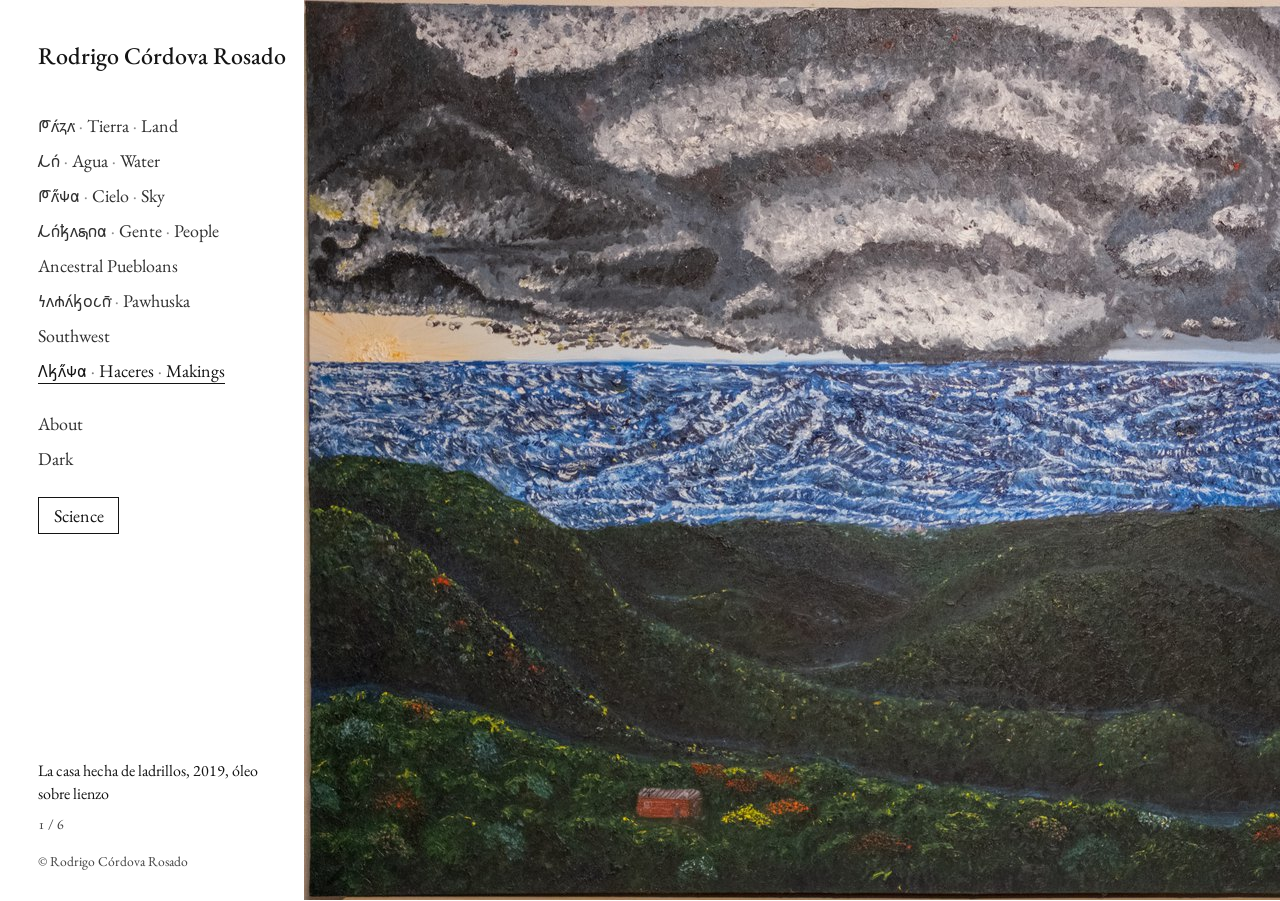
<file: haceres/index.html>
<!doctype html>
<html lang="en"><head><meta charset="utf-8"><meta name="viewport" content="width=device-width, initial-scale=1">
<title>𐒰𐓤𐓘̋𐓹𐓟 · Haceres · Makings | Rodrigo Córdova Rosado</title>
<script>document.documentElement.classList.add('js');try{var t=localStorage.getItem('theme');if(t==='dark'||t==='light')document.documentElement.setAttribute('data-theme',t);}catch(e){}</script>
<link rel="preconnect" href="https://fonts.googleapis.com"><link rel="preconnect" href="https://fonts.gstatic.com" crossorigin>
<link rel="stylesheet" href="https://fonts.googleapis.com/css2?family=EB+Garamond:ital,wght@0,400;0,500;1,400&family=Noto+Sans+Osage&display=block">
<link rel="stylesheet" href="../style.css?v=7ba2849d"></head>
<body class="series">
<aside class="side"><div class="bar"><a class="brand" href="../index.html">Rodrigo Córdova Rosado</a><button id="menu" type="button" aria-expanded="false" aria-controls="nav">Menu</button></div>
<nav id="nav"><ul><li><a href="../tierra/index.html"><span class="os" lang=osa>𐓀𐓘́͘𐓻𐓘͘</span> <span class="sep">·</span> <span class="w">Tierra</span> <span class="sep">·</span> <span class="w">Land</span></a></li><li><a href="../agua/index.html"><span class="os" lang=osa>𐓁𐓣́</span> <span class="sep">·</span> <span class="w">Agua</span> <span class="sep">·</span> <span class="w">Water</span></a></li><li><a href="../cielo/index.html"><span class="os" lang=osa>𐓀𐓘̋͘𐓹𐓟</span> <span class="sep">·</span> <span class="w">Cielo</span> <span class="sep">·</span> <span class="w">Sky</span></a></li><li><a href="../gente/index.html"><span class="os" lang=osa>𐓁𐓣́𐓥𐓘𐓯𐓣𐓟</span> <span class="sep">·</span> <span class="w">Gente</span> <span class="sep">·</span> <span class="w">People</span></a></li><li><a href="../chaco-canyon/index.html"><span class="w">Ancestral Puebloans</span></a></li><li><a href="../pawhuska/index.html"><span class="os" lang=osa>𐓏𐓘𐓸𐓘́𐓤𐓪𐓧𐓣̄͘</span> <span class="sep">·</span> <span class="w">Pawhuska</span></a></li><li><a href="../southwest/index.html"><span class="w">Southwest</span></a></li><li><a href="../haceres/index.html" aria-current=page><span class="os" lang=osa>𐒰𐓤𐓘̋𐓹𐓟</span> <span class="sep">·</span> <span class="w">Haceres</span> <span class="sep">·</span> <span class="w">Makings</span></a></li></ul><ul class="minor"><li><a href="../about/index.html">About</a></li><li><button id="tone" type="button">Dark</button></li></ul><ul class="minor"><li><a class="science" href="https://rodelcr.github.io/">Science</a></li></ul></nav>
<div class="note"><p id="cap" aria-live="polite">La casa hecha de ladrillos, 2019, óleo sobre lienzo</p><p id="count">1 / 6</p></div><p class="copy">© Rodrigo Córdova Rosado</p></aside>
<main class="strip" tabindex="0" aria-label="Photographs, read sideways"><figure class="ph" id="p-portfolio-painting" style="--r:1.3385;--c:#5a5a5c"><img src="../img/haceres/portfolio-painting-h900.jpg" srcset="../img/haceres/portfolio-painting-h900.jpg 1205w, ../img/haceres/portfolio-painting-h1800.jpg 2400w" sizes="(max-width: 560px) 100vw, calc(100vh * 1.3385)" width="2400" height="1793" draggable="false" alt="La casa hecha de ladrillos, 2019, óleo sobre lienzo"><figcaption>La casa hecha de ladrillos, 2019, óleo sobre lienzo</figcaption></figure>
<section class="tx intro"><h1><span class="os" lang=osa>𐒰𐓤𐓘̋𐓹𐓟</span> <span class="sep">·</span> <span class="w">Haceres</span> <span class="sep">·</span> <span class="w">Makings</span></h1></section>
<figure class="ph" id="p-portfolio-gorget" style="--r:1.5000;--c:#c03f34"><img src="../img/haceres/portfolio-gorget-h900.jpg" srcset="../img/haceres/portfolio-gorget-h900.jpg 1350w, ../img/haceres/portfolio-gorget-h1800.jpg 2400w" sizes="(max-width: 560px) 100vw, calc(100vh * 1.5000)" width="2400" height="1600" draggable="false" alt="𐓏𐓘𐓩𐓪́͘𐓬ʼ𐓣͘ — Necklace/Gorget, 2024"><figcaption>𐓏𐓘𐓩𐓪́͘𐓬ʼ𐓣͘ — Necklace/Gorget, 2024</figcaption></figure>
<figure class="ph" id="p-portfolio-moccasins" style="--r:1.5000;--c:#9f7572"><img src="../img/haceres/portfolio-moccasins-h900.jpg" srcset="../img/haceres/portfolio-moccasins-h900.jpg 1350w, ../img/haceres/portfolio-moccasins-h1800.jpg 2400w" sizes="(max-width: 560px) 100vw, calc(100vh * 1.5000)" width="2400" height="1600" draggable="false" alt="𐒹𐓪̄͘𐓬𐓟́ — Moccasins, 2024"><figcaption>𐒹𐓪̄͘𐓬𐓟́ — Moccasins, 2024</figcaption></figure>
<figure class="ph" id="p-quiver" style="--r:1.0189;--c:#e2ddd9"><img src="../img/haceres/quiver-h900.jpg" srcset="../img/haceres/quiver-h900.jpg 917w, ../img/haceres/quiver-h1800.jpg 1834w" sizes="(max-width: 560px) 100vw, calc(100vh * 1.0189)" width="1834" height="1800" loading=lazy draggable="false" alt="Bow and arrow quiver"><figcaption>Bow and arrow quiver</figcaption></figure>
<figure class="ph" id="p-cedar-club" style="--r:0.4783;--c:#efe3da"><img src="../img/haceres/cedar-club-h900.jpg" srcset="../img/haceres/cedar-club-h900.jpg 430w, ../img/haceres/cedar-club-h1800.jpg 861w" sizes="(max-width: 560px) 100vw, calc(100vh * 0.4783)" width="861" height="1800" loading=lazy draggable="false" alt="Cedar club"><figcaption>Cedar club</figcaption></figure>
<figure class="ph" id="p-kite-drawing" style="--r:1.6930;--c:#c4b7a6"><img src="../img/haceres/kite-drawing-h900.jpg" srcset="../img/haceres/kite-drawing-h900.jpg 1136w, ../img/haceres/kite-drawing-h1800.jpg 1136w" sizes="(max-width: 560px) 100vw, calc(100vh * 1.6930)" width="1136" height="671" loading=lazy draggable="false" alt="Kite drawing"><figcaption>Kite drawing</figcaption></figure>
<section class="tx wide" id="writings"><h2>Writings</h2><ul><li><a href="https://www.dailyprincetonian.com/article/2022/10/prospect-self-essay-indigenous-peoples-osage-borinquen-middle-waters-princeton">Tierra y memoria</a><br><em>The Daily Princetonian (The Prospect)</em>, 9 October 2022</li><li><a href="https://www.elnuevodia.com/opinion/punto-de-vista/huye-luna-luna-luna/">Huye Luna, Luna, Luna</a><br><em>El Nuevo Día</em>, 23 July 2023<br><span class="free"><a href="https://drive.google.com/file/d/1zqFq6yP0ivqJAwMPMdtwSvYYkzZUTiOI/view" target="_blank" rel="noopener">Español</a> · <a href="https://drive.google.com/file/d/1FqpEyZvBtrgcrIHdWUUeJFVZtkiBIIcZ/view" target="_blank" rel="noopener">English</a></span></li><li><a href="https://www.elnuevodia.com/opinion/punto-de-vista/homo-naledi-seres-de-la-estrella-creciente/">Homo naledi, seres de la estrella creciente</a><br><em>El Nuevo Día</em>, 7 June 2023<br><span class="free"><a href="https://drive.google.com/file/d/1NCnndKwjqc84tml2yvfNHThbnYPn7dbP/view" target="_blank" rel="noopener">Español</a> · <a href="https://drive.google.com/file/d/1HWmDUEI2F8RWsI_2fBwUh8y_S50ZZ4Z6/view" target="_blank" rel="noopener">English</a></span></li><li><a href="https://www.elnuevodia.com/opinion/desde-la-diaspora/cuatro-minutos-starship-y-el-inicio-de-una-nueva-era-de-exploracion-espacial/">Cuatro minutos: Starship y el inicio de una nueva era de exploración espacial</a><br><em>El Nuevo Día</em>, 21 April 2023<br><span class="free"><a href="https://drive.google.com/file/d/1bmkklBEAW863FG00KfDKoQa5ixM-xHJr/view" target="_blank" rel="noopener">Español</a> · <a href="https://drive.google.com/file/d/1VUwNzOvQRfh0HPN6laoyWFFGSxb4LS37/view" target="_blank" rel="noopener">English</a></span></li><li><a href="https://www.elnuevodia.com/opinion/desde-la-diaspora/universos-paralelos-de-dos-telescopios-boricuas/">Universos paralelos de dos telescopios boricuas</a><br><em>El Nuevo Día</em>, 16 October 2022<br><span class="free"><a href="https://drive.google.com/file/d/1upNuMcpmaXNsoAxicPx25FldqegNPLOR/view" target="_blank" rel="noopener">Español</a> · <a href="https://drive.google.com/file/d/1EcWhzYthhXGz-NRAJ-NiJRi7nc1jWFW9/view" target="_blank" rel="noopener">English</a></span></li><li><a href="https://www.elnuevodia.com/opinion/desde-la-diaspora/el-telescopio-espacial-james-webb-y-el-futuro-de-la-astronomia-puertorriquena/">El telescopio espacial James Webb y el futuro de la astronomía puertorriqueña</a><br><em>El Nuevo Día</em>, 13 July 2022<br><span class="free"><a href="https://drive.google.com/file/d/1ndRu10CaKzJpJOfE2tJvhCBnPXFolbSs/view" target="_blank" rel="noopener">Español</a> · <a href="https://drive.google.com/file/d/1t8H6SMAyKMRnEW3D2tuSGVxYw-DqPISo/view" target="_blank" rel="noopener">English</a></span></li></ul><h2>Exhibitions</h2><ul><li>Center for Astrophysics | Harvard &amp; Smithsonian Art Show, 2025: a night-sky photograph and a sunrise panorama from Acadia, Maine</li></ul></section>
<a class="next" href="../tierra/index.html" style="--c:#7a7143"><img src="../img/tierra/20241012-10-08-12-TITLE-h900.jpg" loading="lazy" alt=""><span><span class="os" lang=osa>𐓀𐓘́͘𐓻𐓘͘</span> <span class="sep">·</span> <span class="w">Tierra</span> <span class="sep">·</span> <span class="w">Land</span></span></a><div id="prog"></div></main>
<script type="speculationrules">{"prerender":[{"where":{"href_matches":"/*"},"eagerness":"moderate"}]}</script>
<script src="../site.js?v=7ba2849d"></script></body></html>
</file>
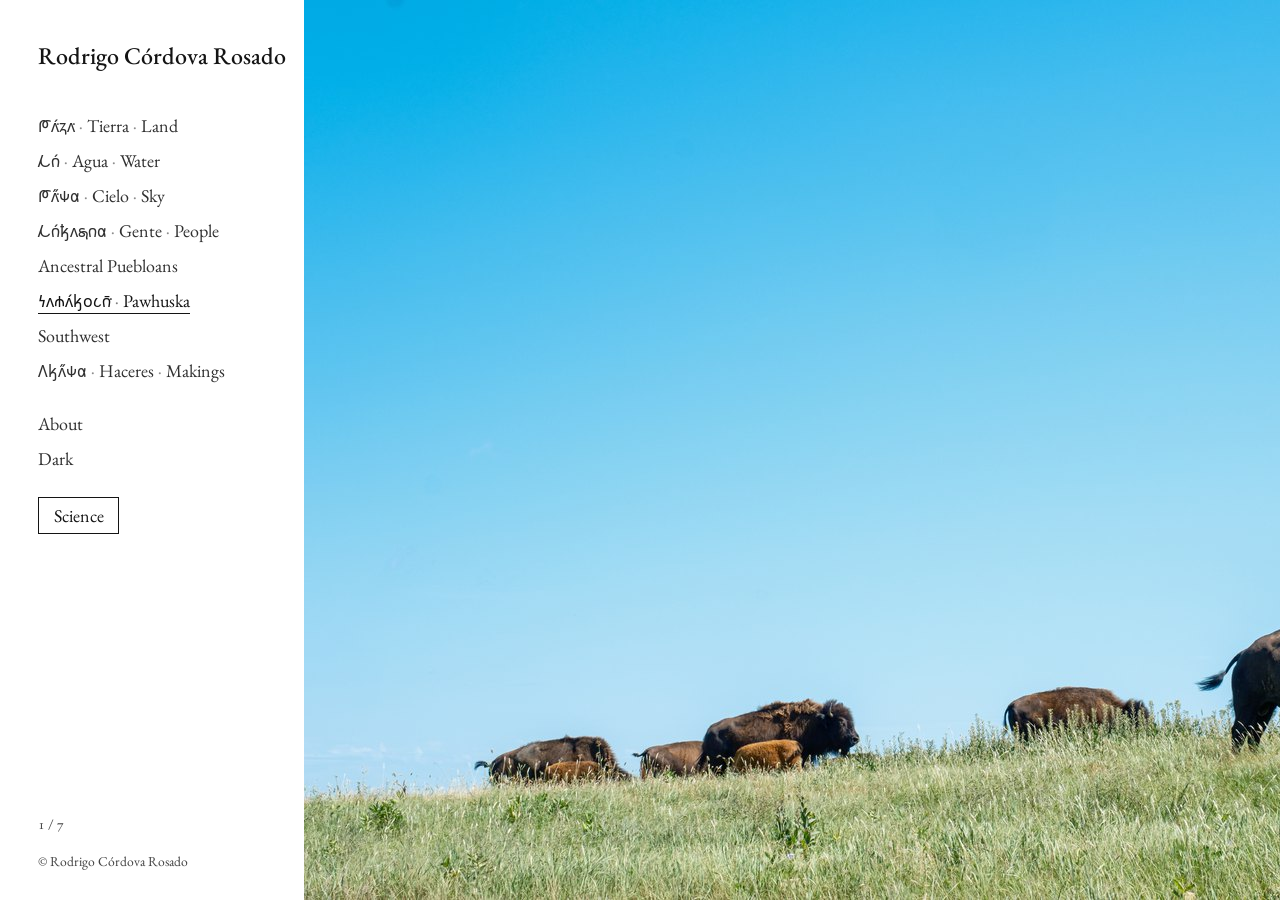
<file: pawhuska/index.html>
<!doctype html>
<html lang="en"><head><meta charset="utf-8"><meta name="viewport" content="width=device-width, initial-scale=1">
<title>𐓏𐓘𐓸𐓘́𐓤𐓪𐓧𐓣̄͘ · Pawhuska | Rodrigo Córdova Rosado</title>
<script>document.documentElement.classList.add('js');try{var t=localStorage.getItem('theme');if(t==='dark'||t==='light')document.documentElement.setAttribute('data-theme',t);}catch(e){}</script>
<link rel="preconnect" href="https://fonts.googleapis.com"><link rel="preconnect" href="https://fonts.gstatic.com" crossorigin>
<link rel="stylesheet" href="https://fonts.googleapis.com/css2?family=EB+Garamond:ital,wght@0,400;0,500;1,400&family=Noto+Sans+Osage&display=block">
<link rel="stylesheet" href="../style.css?v=7ba2849d"></head>
<body class="series">
<aside class="side"><div class="bar"><a class="brand" href="../index.html">Rodrigo Córdova Rosado</a><button id="menu" type="button" aria-expanded="false" aria-controls="nav">Menu</button></div>
<nav id="nav"><ul><li><a href="../tierra/index.html"><span class="os" lang=osa>𐓀𐓘́͘𐓻𐓘͘</span> <span class="sep">·</span> <span class="w">Tierra</span> <span class="sep">·</span> <span class="w">Land</span></a></li><li><a href="../agua/index.html"><span class="os" lang=osa>𐓁𐓣́</span> <span class="sep">·</span> <span class="w">Agua</span> <span class="sep">·</span> <span class="w">Water</span></a></li><li><a href="../cielo/index.html"><span class="os" lang=osa>𐓀𐓘̋͘𐓹𐓟</span> <span class="sep">·</span> <span class="w">Cielo</span> <span class="sep">·</span> <span class="w">Sky</span></a></li><li><a href="../gente/index.html"><span class="os" lang=osa>𐓁𐓣́𐓥𐓘𐓯𐓣𐓟</span> <span class="sep">·</span> <span class="w">Gente</span> <span class="sep">·</span> <span class="w">People</span></a></li><li><a href="../chaco-canyon/index.html"><span class="w">Ancestral Puebloans</span></a></li><li><a href="../pawhuska/index.html" aria-current=page><span class="os" lang=osa>𐓏𐓘𐓸𐓘́𐓤𐓪𐓧𐓣̄͘</span> <span class="sep">·</span> <span class="w">Pawhuska</span></a></li><li><a href="../southwest/index.html"><span class="w">Southwest</span></a></li><li><a href="../haceres/index.html"><span class="os" lang=osa>𐒰𐓤𐓘̋𐓹𐓟</span> <span class="sep">·</span> <span class="w">Haceres</span> <span class="sep">·</span> <span class="w">Makings</span></a></li></ul><ul class="minor"><li><a href="../about/index.html">About</a></li><li><button id="tone" type="button">Dark</button></li></ul><ul class="minor"><li><a class="science" href="https://rodelcr.github.io/">Science</a></li></ul></nav>
<div class="note"><p id="cap" aria-live="polite"></p><p id="count">1 / 7</p></div><p class="copy">© Rodrigo Córdova Rosado</p></aside>
<main class="strip" tabindex="0" aria-label="Photographs, read sideways"><figure class="ph" id="p-20250626-11-33-07-TITLE" style="--r:1.5000;--c:#79c1d5"><img src="../img/pawhuska/20250626-11-33-07-TITLE-h900.jpg" srcset="../img/pawhuska/20250626-11-33-07-TITLE-h900.jpg 1350w, ../img/pawhuska/20250626-11-33-07-TITLE-h1800.jpg 2700w" sizes="(max-width: 560px) 100vw, calc(100vh * 1.5000)" width="2700" height="1800" draggable="false" alt=""><figcaption></figcaption></figure>
<section class="tx intro"><h1><span class="os" lang=osa>𐓏𐓘𐓸𐓘́𐓤𐓪𐓧𐓣̄͘</span> <span class="sep">·</span> <span class="w">Pawhuska</span></h1></section>
<figure class="ph" id="p-20230623-22-24-30" style="--r:1.5000;--c:#081326"><img src="../img/pawhuska/20230623-22-24-30-h900.jpg" srcset="../img/pawhuska/20230623-22-24-30-h900.jpg 1350w, ../img/pawhuska/20230623-22-24-30-h1800.jpg 2700w" sizes="(max-width: 560px) 100vw, calc(100vh * 1.5000)" width="2700" height="1800" draggable="false" alt=""><figcaption></figcaption></figure>
<figure class="ph" id="p-20240628-10-29-16" style="--r:7.3952;--c:#a7bba1"><img src="../img/pawhuska/20240628-10-29-16-h900.jpg" srcset="../img/pawhuska/20240628-10-29-16-h900.jpg 6658w, ../img/pawhuska/20240628-10-29-16-h1800.jpg 9000w" sizes="(max-width: 560px) 100vw, calc(100vh * 7.3952)" width="9000" height="1217" draggable="false" alt=""><figcaption></figcaption></figure>
<figure class="ph" id="p-20240628-10-33-13" style="--r:4.6522;--c:#91aaaa"><img src="../img/pawhuska/20240628-10-33-13-h900.jpg" srcset="../img/pawhuska/20240628-10-33-13-h900.jpg 4187w, ../img/pawhuska/20240628-10-33-13-h1800.jpg 8374w" sizes="(max-width: 560px) 100vw, calc(100vh * 4.6522)" width="8374" height="1800" loading=lazy draggable="false" alt=""><figcaption></figcaption></figure>
<figure class="ph" id="p-20250626-12-23-10" style="--r:1.5000;--c:#75a3be"><img src="../img/pawhuska/20250626-12-23-10-h900.jpg" srcset="../img/pawhuska/20250626-12-23-10-h900.jpg 1350w, ../img/pawhuska/20250626-12-23-10-h1800.jpg 2700w" sizes="(max-width: 560px) 100vw, calc(100vh * 1.5000)" width="2700" height="1800" loading=lazy draggable="false" alt=""><figcaption></figcaption></figure>
<figure class="ph" id="p-20260626-09-42-00-2" style="--r:1.5000;--c:#8faf9b"><img src="../img/pawhuska/20260626-09-42-00-2-h900.jpg" srcset="../img/pawhuska/20260626-09-42-00-2-h900.jpg 1350w, ../img/pawhuska/20260626-09-42-00-2-h1800.jpg 2700w" sizes="(max-width: 560px) 100vw, calc(100vh * 1.5000)" width="2700" height="1800" loading=lazy draggable="false" alt=""><figcaption></figcaption></figure>
<figure class="ph" id="p-20260626-09-48-16" style="--r:1.5000;--c:#adc4c2"><img src="../img/pawhuska/20260626-09-48-16-h900.jpg" srcset="../img/pawhuska/20260626-09-48-16-h900.jpg 1350w, ../img/pawhuska/20260626-09-48-16-h1800.jpg 2700w" sizes="(max-width: 560px) 100vw, calc(100vh * 1.5000)" width="2700" height="1800" loading=lazy draggable="false" alt=""><figcaption></figcaption></figure>
<a class="next" href="../southwest/index.html" style="--c:#a87163"><img src="../img/southwest/20240428-10-47-29-TITLE-h900.jpg" loading="lazy" alt=""><span><span class="w">Southwest</span></span></a><div id="prog"></div></main>
<script type="speculationrules">{"prerender":[{"where":{"href_matches":"/*"},"eagerness":"moderate"}]}</script>
<script src="../site.js?v=7ba2849d"></script></body></html>
</file>
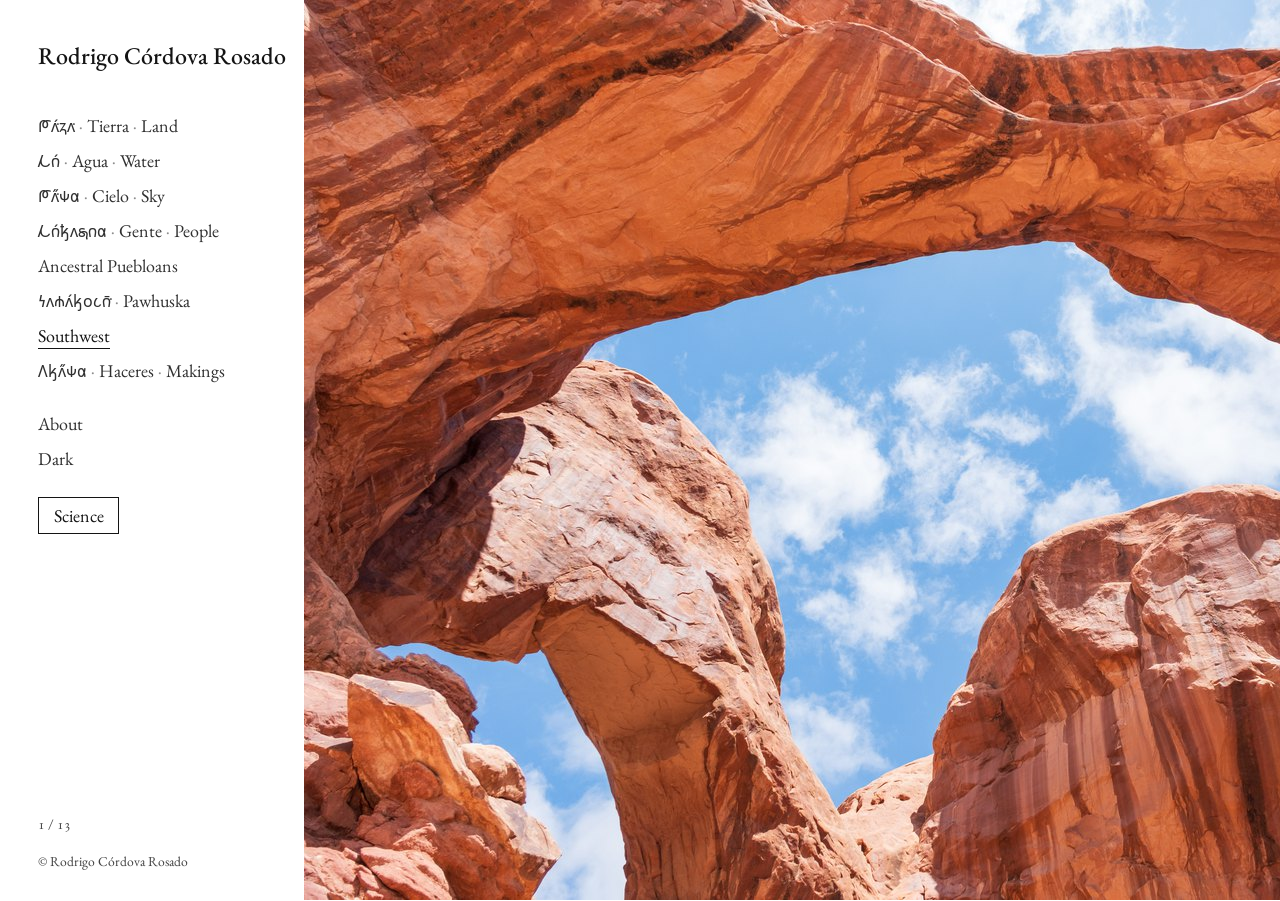
<file: southwest/index.html>
<!doctype html>
<html lang="en"><head><meta charset="utf-8"><meta name="viewport" content="width=device-width, initial-scale=1">
<title>Southwest | Rodrigo Córdova Rosado</title>
<script>document.documentElement.classList.add('js');try{var t=localStorage.getItem('theme');if(t==='dark'||t==='light')document.documentElement.setAttribute('data-theme',t);}catch(e){}</script>
<link rel="preconnect" href="https://fonts.googleapis.com"><link rel="preconnect" href="https://fonts.gstatic.com" crossorigin>
<link rel="stylesheet" href="https://fonts.googleapis.com/css2?family=EB+Garamond:ital,wght@0,400;0,500;1,400&family=Noto+Sans+Osage&display=block">
<link rel="stylesheet" href="../style.css?v=7ba2849d"></head>
<body class="series">
<aside class="side"><div class="bar"><a class="brand" href="../index.html">Rodrigo Córdova Rosado</a><button id="menu" type="button" aria-expanded="false" aria-controls="nav">Menu</button></div>
<nav id="nav"><ul><li><a href="../tierra/index.html"><span class="os" lang=osa>𐓀𐓘́͘𐓻𐓘͘</span> <span class="sep">·</span> <span class="w">Tierra</span> <span class="sep">·</span> <span class="w">Land</span></a></li><li><a href="../agua/index.html"><span class="os" lang=osa>𐓁𐓣́</span> <span class="sep">·</span> <span class="w">Agua</span> <span class="sep">·</span> <span class="w">Water</span></a></li><li><a href="../cielo/index.html"><span class="os" lang=osa>𐓀𐓘̋͘𐓹𐓟</span> <span class="sep">·</span> <span class="w">Cielo</span> <span class="sep">·</span> <span class="w">Sky</span></a></li><li><a href="../gente/index.html"><span class="os" lang=osa>𐓁𐓣́𐓥𐓘𐓯𐓣𐓟</span> <span class="sep">·</span> <span class="w">Gente</span> <span class="sep">·</span> <span class="w">People</span></a></li><li><a href="../chaco-canyon/index.html"><span class="w">Ancestral Puebloans</span></a></li><li><a href="../pawhuska/index.html"><span class="os" lang=osa>𐓏𐓘𐓸𐓘́𐓤𐓪𐓧𐓣̄͘</span> <span class="sep">·</span> <span class="w">Pawhuska</span></a></li><li><a href="../southwest/index.html" aria-current=page><span class="w">Southwest</span></a></li><li><a href="../haceres/index.html"><span class="os" lang=osa>𐒰𐓤𐓘̋𐓹𐓟</span> <span class="sep">·</span> <span class="w">Haceres</span> <span class="sep">·</span> <span class="w">Makings</span></a></li></ul><ul class="minor"><li><a href="../about/index.html">About</a></li><li><button id="tone" type="button">Dark</button></li></ul><ul class="minor"><li><a class="science" href="https://rodelcr.github.io/">Science</a></li></ul></nav>
<div class="note"><p id="cap" aria-live="polite"></p><p id="count">1 / 13</p></div><p class="copy">© Rodrigo Córdova Rosado</p></aside>
<main class="strip" tabindex="0" aria-label="Photographs, read sideways"><figure class="ph" id="p-20240428-10-47-29-TITLE" style="--r:1.5000;--c:#a87163"><img src="../img/southwest/20240428-10-47-29-TITLE-h900.jpg" srcset="../img/southwest/20240428-10-47-29-TITLE-h900.jpg 1350w, ../img/southwest/20240428-10-47-29-TITLE-h1800.jpg 2700w" sizes="(max-width: 560px) 100vw, calc(100vh * 1.5000)" width="2700" height="1800" draggable="false" alt=""><figcaption></figcaption></figure>
<section class="tx intro"><h1><span class="w">Southwest</span></h1><p class="meta">2024</p></section>
<figure class="ph" id="p-20240424-21-26-37-2" style="--r:2.4928;--c:#677b8c"><img src="../img/southwest/20240424-21-26-37-2-h900.jpg" srcset="../img/southwest/20240424-21-26-37-2-h900.jpg 2244w, ../img/southwest/20240424-21-26-37-2-h1800.jpg 4487w" sizes="(max-width: 560px) 100vw, calc(100vh * 2.4928)" width="4487" height="1800" draggable="false" alt=""><figcaption></figcaption></figure>
<figure class="ph" id="p-20240425-16-08-36" style="--r:1.4728;--c:#889963"><img src="../img/southwest/20240425-16-08-36-h900.jpg" srcset="../img/southwest/20240425-16-08-36-h900.jpg 1326w, ../img/southwest/20240425-16-08-36-h1800.jpg 2651w" sizes="(max-width: 560px) 100vw, calc(100vh * 1.4728)" width="2651" height="1800" draggable="false" alt=""><figcaption></figcaption></figure>
<figure class="ph" id="p-20240426-11-53-37" style="--r:1.5000;--c:#afbfd5"><img src="../img/southwest/20240426-11-53-37-h900.jpg" srcset="../img/southwest/20240426-11-53-37-h900.jpg 1350w, ../img/southwest/20240426-11-53-37-h1800.jpg 2700w" sizes="(max-width: 560px) 100vw, calc(100vh * 1.5000)" width="2700" height="1800" loading=lazy draggable="false" alt=""><figcaption></figcaption></figure>
<figure class="ph" id="p-20240427-15-52-42" style="--r:8.8583;--c:#bfb7c0"><img src="../img/southwest/20240427-15-52-42-h900.jpg" srcset="../img/southwest/20240427-15-52-42-h900.jpg 7971w, ../img/southwest/20240427-15-52-42-h1800.jpg 9000w" sizes="(max-width: 560px) 100vw, calc(100vh * 8.8583)" width="9000" height="1016" loading=lazy draggable="false" alt=""><figcaption></figcaption></figure>
<figure class="ph" id="p-20240427-17-06-27" style="--r:1.5000;--c:#846663"><img src="../img/southwest/20240427-17-06-27-h900.jpg" srcset="../img/southwest/20240427-17-06-27-h900.jpg 1350w, ../img/southwest/20240427-17-06-27-h1800.jpg 2700w" sizes="(max-width: 560px) 100vw, calc(100vh * 1.5000)" width="2700" height="1800" loading=lazy draggable="false" alt=""><figcaption></figcaption></figure>
<figure class="ph" id="p-20240428-10-09-02" style="--r:0.6667;--c:#a19699"><img src="../img/southwest/20240428-10-09-02-h900.jpg" srcset="../img/southwest/20240428-10-09-02-h900.jpg 600w, ../img/southwest/20240428-10-09-02-h1800.jpg 1200w" sizes="(max-width: 560px) 100vw, calc(100vh * 0.6667)" width="1200" height="1800" loading=lazy draggable="false" alt=""><figcaption></figcaption></figure>
<figure class="ph" id="p-20240428-10-43-36" style="--r:1.5000;--c:#7f6b6c"><img src="../img/southwest/20240428-10-43-36-h900.jpg" srcset="../img/southwest/20240428-10-43-36-h900.jpg 1350w, ../img/southwest/20240428-10-43-36-h1800.jpg 2700w" sizes="(max-width: 560px) 100vw, calc(100vh * 1.5000)" width="2700" height="1800" loading=lazy draggable="false" alt=""><figcaption></figcaption></figure>
<figure class="ph" id="p-20240428-14-07-36" style="--r:1.5000;--c:#9298a7"><img src="../img/southwest/20240428-14-07-36-h900.jpg" srcset="../img/southwest/20240428-14-07-36-h900.jpg 1350w, ../img/southwest/20240428-14-07-36-h1800.jpg 2700w" sizes="(max-width: 560px) 100vw, calc(100vh * 1.5000)" width="2700" height="1800" loading=lazy draggable="false" alt=""><figcaption></figcaption></figure>
<figure class="ph" id="p-20240428-19-29-53-Color" style="--r:0.6667;--c:#181f2e"><img src="../img/southwest/20240428-19-29-53-Color-h900.jpg" srcset="../img/southwest/20240428-19-29-53-Color-h900.jpg 600w, ../img/southwest/20240428-19-29-53-Color-h1800.jpg 1200w" sizes="(max-width: 560px) 100vw, calc(100vh * 0.6667)" width="1200" height="1800" loading=lazy draggable="false" alt=""><figcaption></figcaption></figure>
<figure class="ph" id="p-20240429-15-43-54" style="--r:0.6667;--c:#3a5f7f"><img src="../img/southwest/20240429-15-43-54-h900.jpg" srcset="../img/southwest/20240429-15-43-54-h900.jpg 600w, ../img/southwest/20240429-15-43-54-h1800.jpg 1200w" sizes="(max-width: 560px) 100vw, calc(100vh * 0.6667)" width="1200" height="1800" loading=lazy draggable="false" alt=""><figcaption></figcaption></figure>
<figure class="ph" id="p-20240429-15-47-49" style="--r:1.5000;--c:#5b5353"><img src="../img/southwest/20240429-15-47-49-h900.jpg" srcset="../img/southwest/20240429-15-47-49-h900.jpg 1350w, ../img/southwest/20240429-15-47-49-h1800.jpg 2700w" sizes="(max-width: 560px) 100vw, calc(100vh * 1.5000)" width="2700" height="1800" loading=lazy draggable="false" alt=""><figcaption></figcaption></figure>
<figure class="ph" id="p-20240430-20-23-16" style="--r:1.5000;--c:#06162a"><img src="../img/southwest/20240430-20-23-16-h900.jpg" srcset="../img/southwest/20240430-20-23-16-h900.jpg 1350w, ../img/southwest/20240430-20-23-16-h1800.jpg 2700w" sizes="(max-width: 560px) 100vw, calc(100vh * 1.5000)" width="2700" height="1800" loading=lazy draggable="false" alt=""><figcaption></figcaption></figure>
<a class="next" href="../haceres/index.html" style="--c:#5a5a5c"><img src="../img/haceres/portfolio-painting-h900.jpg" loading="lazy" alt=""><span><span class="os" lang=osa>𐒰𐓤𐓘̋𐓹𐓟</span> <span class="sep">·</span> <span class="w">Haceres</span> <span class="sep">·</span> <span class="w">Makings</span></span></a><div id="prog"></div></main>
<script type="speculationrules">{"prerender":[{"where":{"href_matches":"/*"},"eagerness":"moderate"}]}</script>
<script src="../site.js?v=7ba2849d"></script></body></html>
</file>
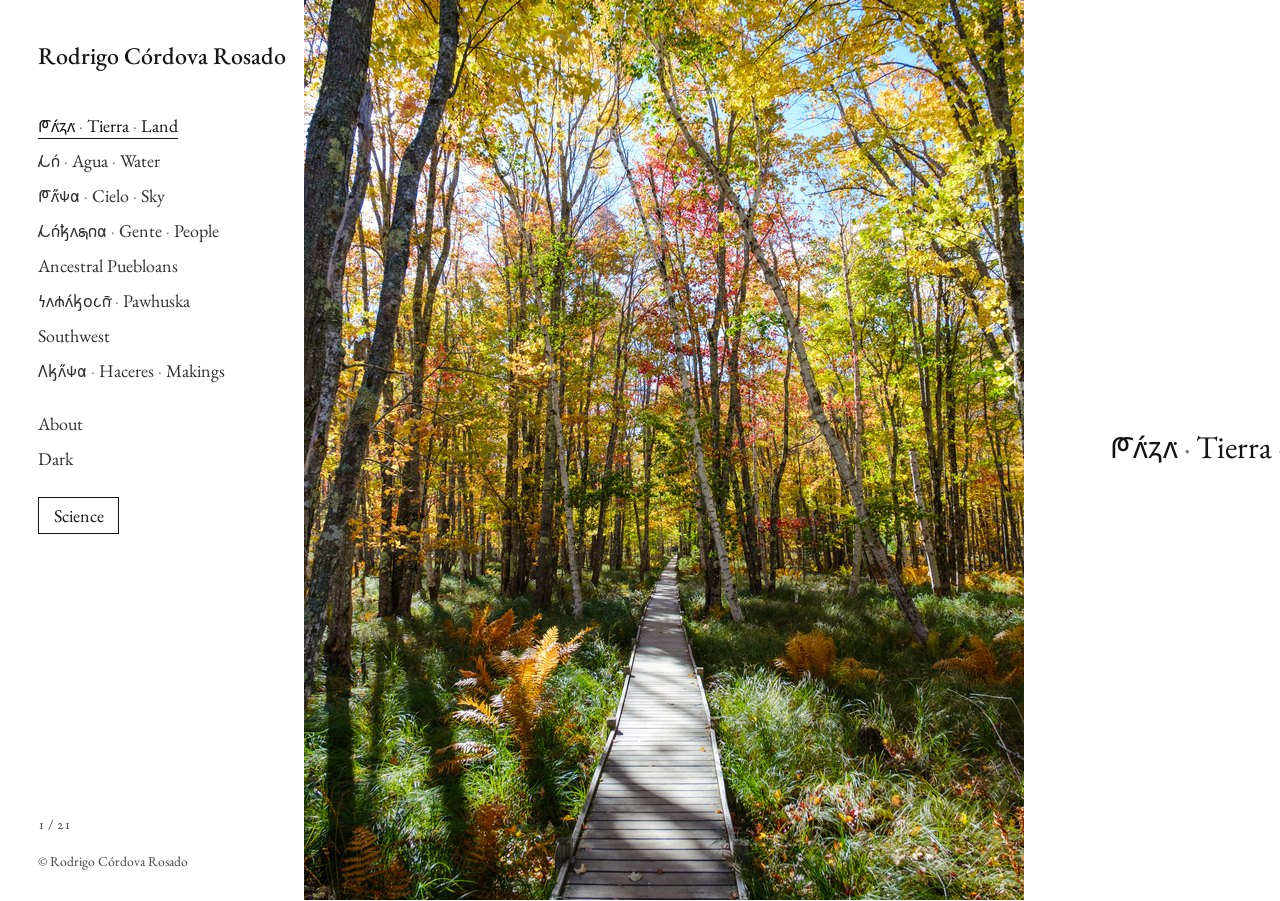
<file: tierra/index.html>
<!doctype html>
<html lang="en"><head><meta charset="utf-8"><meta name="viewport" content="width=device-width, initial-scale=1">
<title>𐓀𐓘́͘𐓻𐓘͘ · Tierra · Land | Rodrigo Córdova Rosado</title>
<script>document.documentElement.classList.add('js');try{var t=localStorage.getItem('theme');if(t==='dark'||t==='light')document.documentElement.setAttribute('data-theme',t);}catch(e){}</script>
<link rel="preconnect" href="https://fonts.googleapis.com"><link rel="preconnect" href="https://fonts.gstatic.com" crossorigin>
<link rel="stylesheet" href="https://fonts.googleapis.com/css2?family=EB+Garamond:ital,wght@0,400;0,500;1,400&family=Noto+Sans+Osage&display=block">
<link rel="stylesheet" href="../style.css?v=7ba2849d"></head>
<body class="series">
<aside class="side"><div class="bar"><a class="brand" href="../index.html">Rodrigo Córdova Rosado</a><button id="menu" type="button" aria-expanded="false" aria-controls="nav">Menu</button></div>
<nav id="nav"><ul><li><a href="../tierra/index.html" aria-current=page><span class="os" lang=osa>𐓀𐓘́͘𐓻𐓘͘</span> <span class="sep">·</span> <span class="w">Tierra</span> <span class="sep">·</span> <span class="w">Land</span></a></li><li><a href="../agua/index.html"><span class="os" lang=osa>𐓁𐓣́</span> <span class="sep">·</span> <span class="w">Agua</span> <span class="sep">·</span> <span class="w">Water</span></a></li><li><a href="../cielo/index.html"><span class="os" lang=osa>𐓀𐓘̋͘𐓹𐓟</span> <span class="sep">·</span> <span class="w">Cielo</span> <span class="sep">·</span> <span class="w">Sky</span></a></li><li><a href="../gente/index.html"><span class="os" lang=osa>𐓁𐓣́𐓥𐓘𐓯𐓣𐓟</span> <span class="sep">·</span> <span class="w">Gente</span> <span class="sep">·</span> <span class="w">People</span></a></li><li><a href="../chaco-canyon/index.html"><span class="w">Ancestral Puebloans</span></a></li><li><a href="../pawhuska/index.html"><span class="os" lang=osa>𐓏𐓘𐓸𐓘́𐓤𐓪𐓧𐓣̄͘</span> <span class="sep">·</span> <span class="w">Pawhuska</span></a></li><li><a href="../southwest/index.html"><span class="w">Southwest</span></a></li><li><a href="../haceres/index.html"><span class="os" lang=osa>𐒰𐓤𐓘̋𐓹𐓟</span> <span class="sep">·</span> <span class="w">Haceres</span> <span class="sep">·</span> <span class="w">Makings</span></a></li></ul><ul class="minor"><li><a href="../about/index.html">About</a></li><li><button id="tone" type="button">Dark</button></li></ul><ul class="minor"><li><a class="science" href="https://rodelcr.github.io/">Science</a></li></ul></nav>
<div class="note"><p id="cap" aria-live="polite"></p><p id="count">1 / 21</p></div><p class="copy">© Rodrigo Córdova Rosado</p></aside>
<main class="strip" tabindex="0" aria-label="Photographs, read sideways"><figure class="ph" id="p-20241012-10-08-12-TITLE" style="--r:0.8000;--c:#7a7143"><img src="../img/tierra/20241012-10-08-12-TITLE-h900.jpg" srcset="../img/tierra/20241012-10-08-12-TITLE-h900.jpg 720w, ../img/tierra/20241012-10-08-12-TITLE-h1800.jpg 1440w" sizes="(max-width: 560px) 100vw, calc(100vh * 0.8000)" width="1440" height="1800" draggable="false" alt=""><figcaption></figcaption></figure>
<section class="tx intro"><h1><span class="os" lang=osa>𐓀𐓘́͘𐓻𐓘͘</span> <span class="sep">·</span> <span class="w">Tierra</span> <span class="sep">·</span> <span class="w">Land</span></h1></section>
<figure class="ph" id="p-20200801-13-49-59" style="--r:0.6667;--c:#829099"><img src="../img/tierra/20200801-13-49-59-h900.jpg" srcset="../img/tierra/20200801-13-49-59-h900.jpg 600w, ../img/tierra/20200801-13-49-59-h1800.jpg 1200w" sizes="(max-width: 560px) 100vw, calc(100vh * 0.6667)" width="1200" height="1800" draggable="false" alt=""><figcaption></figcaption></figure>
<figure class="ph" id="p-20220311-08-26-43" style="--r:1.5000;--c:#7e98b8"><img src="../img/tierra/20220311-08-26-43-h900.jpg" srcset="../img/tierra/20220311-08-26-43-h900.jpg 1350w, ../img/tierra/20220311-08-26-43-h1800.jpg 2700w" sizes="(max-width: 560px) 100vw, calc(100vh * 1.5000)" width="2700" height="1800" draggable="false" alt=""><figcaption></figcaption></figure>
<figure class="ph" id="p-20261003-15-38-30" style="--r:1.5000;--c:#a48076"><img src="../img/tierra/20261003-15-38-30-h900.jpg" srcset="../img/tierra/20261003-15-38-30-h900.jpg 1350w, ../img/tierra/20261003-15-38-30-h1800.jpg 2700w" sizes="(max-width: 560px) 100vw, calc(100vh * 1.5000)" width="2700" height="1800" loading=lazy draggable="false" alt=""><figcaption></figcaption></figure>
<figure class="ph" id="p-20250621-17-04-44" style="--r:2.6150;--c:#7d898a"><img src="../img/tierra/20250621-17-04-44-h900.jpg" srcset="../img/tierra/20250621-17-04-44-h900.jpg 2354w, ../img/tierra/20250621-17-04-44-h1800.jpg 4707w" sizes="(max-width: 560px) 100vw, calc(100vh * 2.6150)" width="4707" height="1800" loading=lazy draggable="false" alt=""><figcaption></figcaption></figure>
<figure class="ph" id="p-20260911-14-46-29" style="--r:1.5000;--c:#5f7a8a"><img src="../img/tierra/20260911-14-46-29-h900.jpg" srcset="../img/tierra/20260911-14-46-29-h900.jpg 1350w, ../img/tierra/20260911-14-46-29-h1800.jpg 2700w" sizes="(max-width: 560px) 100vw, calc(100vh * 1.5000)" width="2700" height="1800" loading=lazy draggable="false" alt=""><figcaption></figcaption></figure>
<figure class="ph" id="p-20260820-20-21-27" style="--r:1.5000;--c:#0c0c0a"><img src="../img/tierra/20260820-20-21-27-h900.jpg" srcset="../img/tierra/20260820-20-21-27-h900.jpg 1350w, ../img/tierra/20260820-20-21-27-h1800.jpg 2700w" sizes="(max-width: 560px) 100vw, calc(100vh * 1.5000)" width="2700" height="1800" loading=lazy draggable="false" alt=""><figcaption></figcaption></figure>
<figure class="ph" id="p-20240908-11-22-15" style="--r:0.6667;--c:#99a578"><img src="../img/tierra/20240908-11-22-15-h900.jpg" srcset="../img/tierra/20240908-11-22-15-h900.jpg 600w, ../img/tierra/20240908-11-22-15-h1800.jpg 1200w" sizes="(max-width: 560px) 100vw, calc(100vh * 0.6667)" width="1200" height="1800" loading=lazy draggable="false" alt=""><figcaption></figcaption></figure>
<figure class="ph" id="p-20220307-11-59-32" style="--r:1.5000;--c:#64676b"><img src="../img/tierra/20220307-11-59-32-h900.jpg" srcset="../img/tierra/20220307-11-59-32-h900.jpg 1350w, ../img/tierra/20220307-11-59-32-h1800.jpg 2700w" sizes="(max-width: 560px) 100vw, calc(100vh * 1.5000)" width="2700" height="1800" loading=lazy draggable="false" alt=""><figcaption></figcaption></figure>
<figure class="ph" id="p-20220309-13-44-25" style="--r:1.5000;--c:#b2afaf"><img src="../img/tierra/20220309-13-44-25-h900.jpg" srcset="../img/tierra/20220309-13-44-25-h900.jpg 1350w, ../img/tierra/20220309-13-44-25-h1800.jpg 2700w" sizes="(max-width: 560px) 100vw, calc(100vh * 1.5000)" width="2700" height="1800" loading=lazy draggable="false" alt=""><figcaption></figcaption></figure>
<figure class="ph" id="p-20200706-18-47-27" style="--r:1.2500;--c:#bbc4be"><img src="../img/tierra/20200706-18-47-27-h900.jpg" srcset="../img/tierra/20200706-18-47-27-h900.jpg 1125w, ../img/tierra/20200706-18-47-27-h1800.jpg 2250w" sizes="(max-width: 560px) 100vw, calc(100vh * 1.2500)" width="2250" height="1800" loading=lazy draggable="false" alt=""><figcaption></figcaption></figure>
<figure class="ph" id="p-20260821-23-27-24" style="--r:0.6667;--c:#6592b7"><img src="../img/tierra/20260821-23-27-24-h900.jpg" srcset="../img/tierra/20260821-23-27-24-h900.jpg 600w, ../img/tierra/20260821-23-27-24-h1800.jpg 1200w" sizes="(max-width: 560px) 100vw, calc(100vh * 0.6667)" width="1200" height="1800" loading=lazy draggable="false" alt=""><figcaption></figcaption></figure>
<figure class="ph" id="p-20261003-15-32-59" style="--r:1.5000;--c:#a39d9b"><img src="../img/tierra/20261003-15-32-59-h900.jpg" srcset="../img/tierra/20261003-15-32-59-h900.jpg 1350w, ../img/tierra/20261003-15-32-59-h1800.jpg 2700w" sizes="(max-width: 560px) 100vw, calc(100vh * 1.5000)" width="2700" height="1800" loading=lazy draggable="false" alt=""><figcaption></figcaption></figure>
<figure class="ph" id="p-20250712-12-48-31" style="--r:1.5000;--c:#817067"><img src="../img/tierra/20250712-12-48-31-h900.jpg" srcset="../img/tierra/20250712-12-48-31-h900.jpg 1350w, ../img/tierra/20250712-12-48-31-h1800.jpg 2700w" sizes="(max-width: 560px) 100vw, calc(100vh * 1.5000)" width="2700" height="1800" loading=lazy draggable="false" alt=""><figcaption></figcaption></figure>
<figure class="ph" id="p-20261003-15-50-53" style="--r:1.5000;--c:#9a7b76"><img src="../img/tierra/20261003-15-50-53-h900.jpg" srcset="../img/tierra/20261003-15-50-53-h900.jpg 1350w, ../img/tierra/20261003-15-50-53-h1800.jpg 2700w" sizes="(max-width: 560px) 100vw, calc(100vh * 1.5000)" width="2700" height="1800" loading=lazy draggable="false" alt=""><figcaption></figcaption></figure>
<figure class="ph" id="p-20260802-02-46-31" style="--r:1.5000;--c:#0c0604"><img src="../img/tierra/20260802-02-46-31-h900.jpg" srcset="../img/tierra/20260802-02-46-31-h900.jpg 1350w, ../img/tierra/20260802-02-46-31-h1800.jpg 2700w" sizes="(max-width: 560px) 100vw, calc(100vh * 1.5000)" width="2700" height="1800" loading=lazy draggable="false" alt=""><figcaption></figcaption></figure>
<figure class="ph" id="p-20261003-14-37-05" style="--r:1.5000;--c:#7a7573"><img src="../img/tierra/20261003-14-37-05-h900.jpg" srcset="../img/tierra/20261003-14-37-05-h900.jpg 1350w, ../img/tierra/20261003-14-37-05-h1800.jpg 2700w" sizes="(max-width: 560px) 100vw, calc(100vh * 1.5000)" width="2700" height="1800" loading=lazy draggable="false" alt=""><figcaption></figcaption></figure>
<figure class="ph" id="p-20210529-17-21-42" style="--r:1.7778;--c:#38502a"><img src="../img/tierra/20210529-17-21-42-h900.jpg" srcset="../img/tierra/20210529-17-21-42-h900.jpg 1600w, ../img/tierra/20210529-17-21-42-h1800.jpg 3200w" sizes="(max-width: 560px) 100vw, calc(100vh * 1.7778)" width="3200" height="1800" loading=lazy draggable="false" alt=""><figcaption></figcaption></figure>
<figure class="ph" id="p-20261003-15-38-05" style="--r:1.5000;--c:#50494e"><img src="../img/tierra/20261003-15-38-05-h900.jpg" srcset="../img/tierra/20261003-15-38-05-h900.jpg 1350w, ../img/tierra/20261003-15-38-05-h1800.jpg 2700w" sizes="(max-width: 560px) 100vw, calc(100vh * 1.5000)" width="2700" height="1800" loading=lazy draggable="false" alt=""><figcaption></figcaption></figure>
<figure class="ph" id="p-20240717-05-25-00" style="--r:0.6667;--c:#547996"><img src="../img/tierra/20240717-05-25-00-h900.jpg" srcset="../img/tierra/20240717-05-25-00-h900.jpg 600w, ../img/tierra/20240717-05-25-00-h1800.jpg 1200w" sizes="(max-width: 560px) 100vw, calc(100vh * 0.6667)" width="1200" height="1800" loading=lazy draggable="false" alt=""><figcaption></figcaption></figure>
<figure class="ph" id="p-20210528-10-24-37-Pano" style="--r:2.9467;--c:#818781"><img src="../img/tierra/20210528-10-24-37-Pano-h900.jpg" srcset="../img/tierra/20210528-10-24-37-Pano-h900.jpg 2652w, ../img/tierra/20210528-10-24-37-Pano-h1800.jpg 5304w" sizes="(max-width: 560px) 100vw, calc(100vh * 2.9467)" width="5304" height="1800" loading=lazy draggable="false" alt=""><figcaption></figcaption></figure>
<a class="next" href="../agua/index.html" style="--c:#609088"><img src="../img/agua/20230102-14-26-19-2-TITLE-h900.jpg" loading="lazy" alt=""><span><span class="os" lang=osa>𐓁𐓣́</span> <span class="sep">·</span> <span class="w">Agua</span> <span class="sep">·</span> <span class="w">Water</span></span></a><div id="prog"></div></main>
<script type="speculationrules">{"prerender":[{"where":{"href_matches":"/*"},"eagerness":"moderate"}]}</script>
<script src="../site.js?v=7ba2849d"></script></body></html>
</file>
<file: style.css>
/* Light is the default tone; [data-theme="dark"] switches. */
:root { --bg: #fff; --fg: #141414; --muted: #6a6a6a; --veil: rgba(255,255,255,.72); --line: #ddd; --slot: #fff1a8; --slotfg: #3d3300; --side: 19rem; color-scheme: light; }
[data-theme="dark"] { --bg: #0e0e0e; --fg: #ececec; --muted: #a2a2a2; --veil: rgba(14,14,14,.50); --line: #333; --slot: #4d4310; --slotfg: #ffef9e; color-scheme: dark; }
* { box-sizing: border-box; }
html, body { height: 100%; }
body { margin: 0; background: var(--bg); color: var(--fg); font: 400 18px/1.5 "EB Garamond", Garamond, "Noto Sans Osage", "Times New Roman", serif; -webkit-font-smoothing: antialiased; }
a { color: inherit; text-decoration: none; }
button { font: inherit; color: inherit; background: none; border: 0; padding: 0; cursor: pointer; }
:focus-visible { outline: 1px solid currentColor; outline-offset: 4px; }
.os { font-family: "Noto Sans Osage", "EB Garamond", serif; font-size: .9em; }
.os, .w { white-space: nowrap; }
.sep { opacity: .55; }
mark.slot { background: var(--slot); color: var(--slotfg); }

/* The column: solid, so nothing shows through as photographs pass beneath it */
.side { position: fixed; inset: 0 auto 0 0; width: var(--side); z-index: 5; display: flex; flex-direction: column; padding: 2.6rem 1.5rem 1.8rem 2.4rem;
  background: var(--bg); }
.brand { font-size: 1.5rem; font-weight: 500; line-height: 1.15; white-space: nowrap; }
#menu { display: none; }
.side ul { list-style: none; margin: 2.6rem 0 0; padding: 0; }
.side li { margin: 0 0 .5rem; white-space: nowrap; }
.side nav a, .side nav button { position: relative; transition: opacity .3s; opacity: .88; }
.side nav a:hover, .side nav button:hover, .side nav [aria-current] { opacity: 1; }
.side nav a::after { content: ""; position: absolute; left: 0; bottom: -2px; height: 1px; width: 100%; background: currentColor; transform: scaleX(0); transform-origin: left; transition: transform .45s cubic-bezier(.2,.7,.2,1); }
.side nav a:hover::after, .side nav [aria-current]::after { transform: scaleX(1); }
.side .minor { margin-top: 1.6rem; }
.note { margin-top: auto; }
.note p { margin: 0; }
#cap { font-size: 1rem; line-height: 1.4; }
#count { font-size: .9rem; opacity: .8; margin-top: .5rem; font-variant-numeric: oldstyle-nums; }
.copy { font-size: .85rem; opacity: .8; margin: 1rem 0 0; white-space: nowrap; }
body:not(.series) .copy { margin-top: auto; }

@media (min-width: 561px) {
  /* Series: one full-height strip */
  .series, .home { overflow: hidden; }
  .strip { display: flex; height: 100vh; height: 100dvh; overflow-x: auto; overflow-y: hidden; padding-left: var(--side); scrollbar-width: none; outline: none; cursor: grab; }
  .strip::-webkit-scrollbar { display: none; }
  .strip.drag { cursor: grabbing; }
  .strip > * { flex: none; height: 100%; }
  .ph { margin: 0; width: calc(100vh * var(--r)); width: calc(100dvh * var(--r)); overflow: hidden; }
  .ph img { width: 100%; height: 100%; object-fit: cover; display: block; }
  .ph figcaption { position: absolute; width: 1px; height: 1px; overflow: hidden; clip-path: inset(50%); }
  .tx { width: 34rem; max-width: 60vw; padding: 8vh 4.5rem; display: flex; flex-direction: column; justify-content: center; overflow-y: auto; cursor: auto; }
  .tx h1 { font-size: clamp(1.8rem, 2.5vw, 2.3rem); white-space: nowrap; }
  .tx.intro { width: 42rem; }
  .tx p { font-size: 1.25rem; line-height: 1.55; max-width: 27rem; }
  .tx.wide { width: 40rem; justify-content: safe center; }
  .next { position: relative; width: 62vh; overflow: hidden; }
  .next img { width: 100%; height: 100%; object-fit: cover; display: block; transition: transform 1.6s cubic-bezier(.2,.7,.2,1); }
  .next:hover img { transform: scale(1.04); }
  #prog { position: fixed; left: var(--side); right: 0; bottom: 0; height: 2px; background: var(--fg); transform: scaleX(0); transform-origin: left; z-index: 6; opacity: .6; }
  /* Home: the series side by side, opening as you move across */
  .slices { display: flex; height: 100vh; height: 100dvh; padding-left: var(--side); }
  .slice { position: relative; flex: 1 1 0; min-width: 0; overflow: hidden; transition: flex-grow .9s cubic-bezier(.2,.7,.2,1); }
  .slice img { position: absolute; inset: 0; width: 100%; height: 100%; object-fit: cover; }
  .slice:hover, .slice:focus-visible { flex-grow: 3.2; }
}
.tx h1, .tx h2 { font-weight: 400; margin: 0 0 .4rem; line-height: 1.2; }
.tx h2 { font-size: 1.7rem; margin-top: 1.6rem; }
.tx h2:first-child { margin-top: 0; }
.tx .meta { color: var(--muted); font-style: italic; font-size: 1.05rem; margin: 0 0 1rem; }
.tx ul { list-style: none; padding: 0; margin: .6rem 0 0; }
.tx li { margin-bottom: .7rem; line-height: 1.35; }
.tx a:hover, .page a:hover { text-decoration: underline; text-underline-offset: .18em; text-decoration-thickness: 1px; }
.slice > span, .next > span { position: absolute; left: 0; right: 0; bottom: 0; padding: 7rem 1.3rem 1.6rem; color: #fff; font-size: 1.12rem; white-space: nowrap; background: linear-gradient(to top, rgba(0,0,0,.62), transparent); }
.next > span { font-size: 1.6rem; padding-left: 2rem; }
.page { max-width: 42rem; padding: 6rem 2rem 4rem 4.5rem; margin-left: var(--side); }
.page h1 { font-weight: 400; font-size: 2.3rem; margin: 0 0 1rem; }
.page p { font-size: 1.2rem; }
.page .lead { font-style: italic; font-size: 1.4rem; }

/* No entrance effects. A photo that is not ready yet holds its own average color, then appears once, whole. */
.ph, .slice, .next { background-color: var(--c, transparent); }
.ph img.wait { opacity: 0; }

/* Phones: stacked */
@media (max-width: 560px) {
  .side { position: sticky; inset: 0 0 auto; width: auto; padding: .9rem 1.25rem; }
  .bar { display: flex; justify-content: space-between; align-items: baseline; }
  .brand { font-size: 1.25rem; } #menu { display: block; }
  .side nav { display: none; padding: .4rem 0 .6rem; } .side.open nav { display: block; }
  .side ul { margin-top: .8rem; } .note, .copy { display: none; }
  .ph { margin: 0 0 1.4rem; } .ph img { width: 100%; height: auto; display: block; }
  .ph figcaption { padding: .5rem 1.25rem 0; font-size: .98rem; color: var(--muted); }
  .tx { padding: 1.5rem 1.25rem 3rem; } .tx h1 { font-size: clamp(1.25rem, 6vw, 1.8rem); white-space: nowrap; }
  .slice, .next { position: relative; display: block; } .slice img, .next img { width: 100%; aspect-ratio: 3/2; object-fit: cover; display: block; }
  .slice > span, .next > span { padding: 4rem 1.25rem 1rem; font-size: 1.2rem; }
  .page { margin: 0; padding: 2rem 1.25rem; }
}
@media (prefers-reduced-motion: reduce) { * { transition: none !important; animation: none !important; } }

/* Narrow windows: still sideways, with a slimmer column */
@media (min-width: 561px) and (max-width: 1000px) {
  :root { --side: 13.5rem; }
  body { font-size: 16px; }
  .side { padding: 1.6rem .8rem 1.2rem 1.2rem; }
  .brand { font-size: 1.2rem; }
  .side ul { margin-top: 1.6rem; }
  .tx, .tx.intro, .tx.wide { width: 24rem; max-width: none; padding: 6vh 2rem; }
  .tx h1 { font-size: 1.4rem; }
  .slice > span { font-size: .95rem; padding: 5rem .6rem 1rem; white-space: normal; }
  .page { padding: 3rem 1.5rem; }
}
@media (min-width: 561px) and (max-width: 2100px) {
  /* Slim covers: the title runs up the side, still one line */
  .slice > span { top: 0; padding: 1.2rem 0 1.2rem .5rem; white-space: nowrap; writing-mode: vertical-rl; text-orientation: sideways; transform: rotate(180deg); display: flex; align-items: center; gap: .35em; justify-content: flex-start; background: linear-gradient(to right, transparent 25%, rgba(0,0,0,.68)); }
}
.slice > span, .next > span { text-shadow: 0 0 10px rgba(0,0,0,.65), 0 0 2px rgba(0,0,0,.5); }
.free { font-size: .95rem; } .free a { text-decoration: underline; text-decoration-color: var(--line); text-underline-offset: .2em; text-decoration-thickness: 1px; }
.tx.wide li p, .tx.wide li { font-size: 1.05rem; }

/* One photo fills the window */
.ph img { cursor: zoom-in; } .strip.drag .ph img { cursor: grabbing; }
#fs[hidden] { display: none; }
#fs { position: fixed; inset: 0; z-index: 50; background: #000; color: #ddd; outline: none; cursor: zoom-out; }
#fs img { width: 100%; height: 100%; object-fit: contain; display: block; }
#fs p { position: absolute; left: 0; right: 0; bottom: 0; margin: 0; padding: 3rem 2rem 1rem; text-align: center; font-size: 1rem; text-shadow: 0 0 8px #000, 0 0 2px #000; pointer-events: none; opacity: 0; transition: opacity .25s; }
#fs:hover p, #fs:focus-within p, #fs:focus p { opacity: 1; }
#fs button { position: absolute; }
#fs .x { top: 1.1rem; right: 1.1rem; width: 46px; height: 46px; display: grid; place-items: center; border-radius: 50%; color: #fff; background: rgba(0,0,0,.45); transition: background .2s; z-index: 2; }
#fs .x:hover { background: rgba(0,0,0,.8); }
#fs .pv, #fs .nx { top: 4rem; bottom: 4rem; width: 22%; } #fs .pv { left: 0; cursor: w-resize; } #fs .nx { right: 0; cursor: e-resize; }
#fs.first .pv, #fs.last .nx { display: none; }
html.fs, html.fs body { overflow: hidden; }
@media (hover: none) { #fs p { opacity: 1; } }

/* Content note */
.ph[hidden] { display: none; }
.cn { color: var(--muted); font-style: italic; }
.tx.gate { width: 30rem; }
#reveal { border: 1px solid currentColor; padding: .45rem 1rem; } #reveal:hover { background: var(--fg); color: var(--bg); }

/* Space between photographs */
@media (min-width: 561px) { .strip { gap: 14px; } }
/* Zoom */
#fs .zm { position: absolute; top: 1.1rem; right: 4.6rem; height: 46px; padding: 0 1rem; display: flex; align-items: center; gap: .6rem; border-radius: 23px; color: #fff; background: rgba(0,0,0,.45); z-index: 2; cursor: default; }
#fs .zm input { -webkit-appearance: none; appearance: none; width: 130px; height: 20px; background: transparent; cursor: pointer; }
#fs .zm input::-webkit-slider-runnable-track { height: 1px; background: #fff; } #fs .zm input::-moz-range-track { height: 1px; background: #fff; }
#fs .zm input::-webkit-slider-thumb { -webkit-appearance: none; width: 14px; height: 14px; margin-top: -6.5px; border-radius: 50%; background: #fff; }
#fs .zm input::-moz-range-thumb { width: 14px; height: 14px; border: 0; border-radius: 50%; background: #fff; }
#fs.zoomed { cursor: grab; overflow: hidden; touch-action: none; } #fs.zoomed:active { cursor: grabbing; } #fs.zoomed .pv, #fs.zoomed .nx, #fs.zoomed p { display: none; }
#fs { overflow: hidden; }

/* Science: back to the main site */
.side nav a.science { display: inline-block; border: 1px solid currentColor; padding: .25rem .9rem; opacity: 1; } .side nav a.science::after { display: none; }
.side nav a.science:hover { background: var(--fg); color: var(--bg); }
</file>
